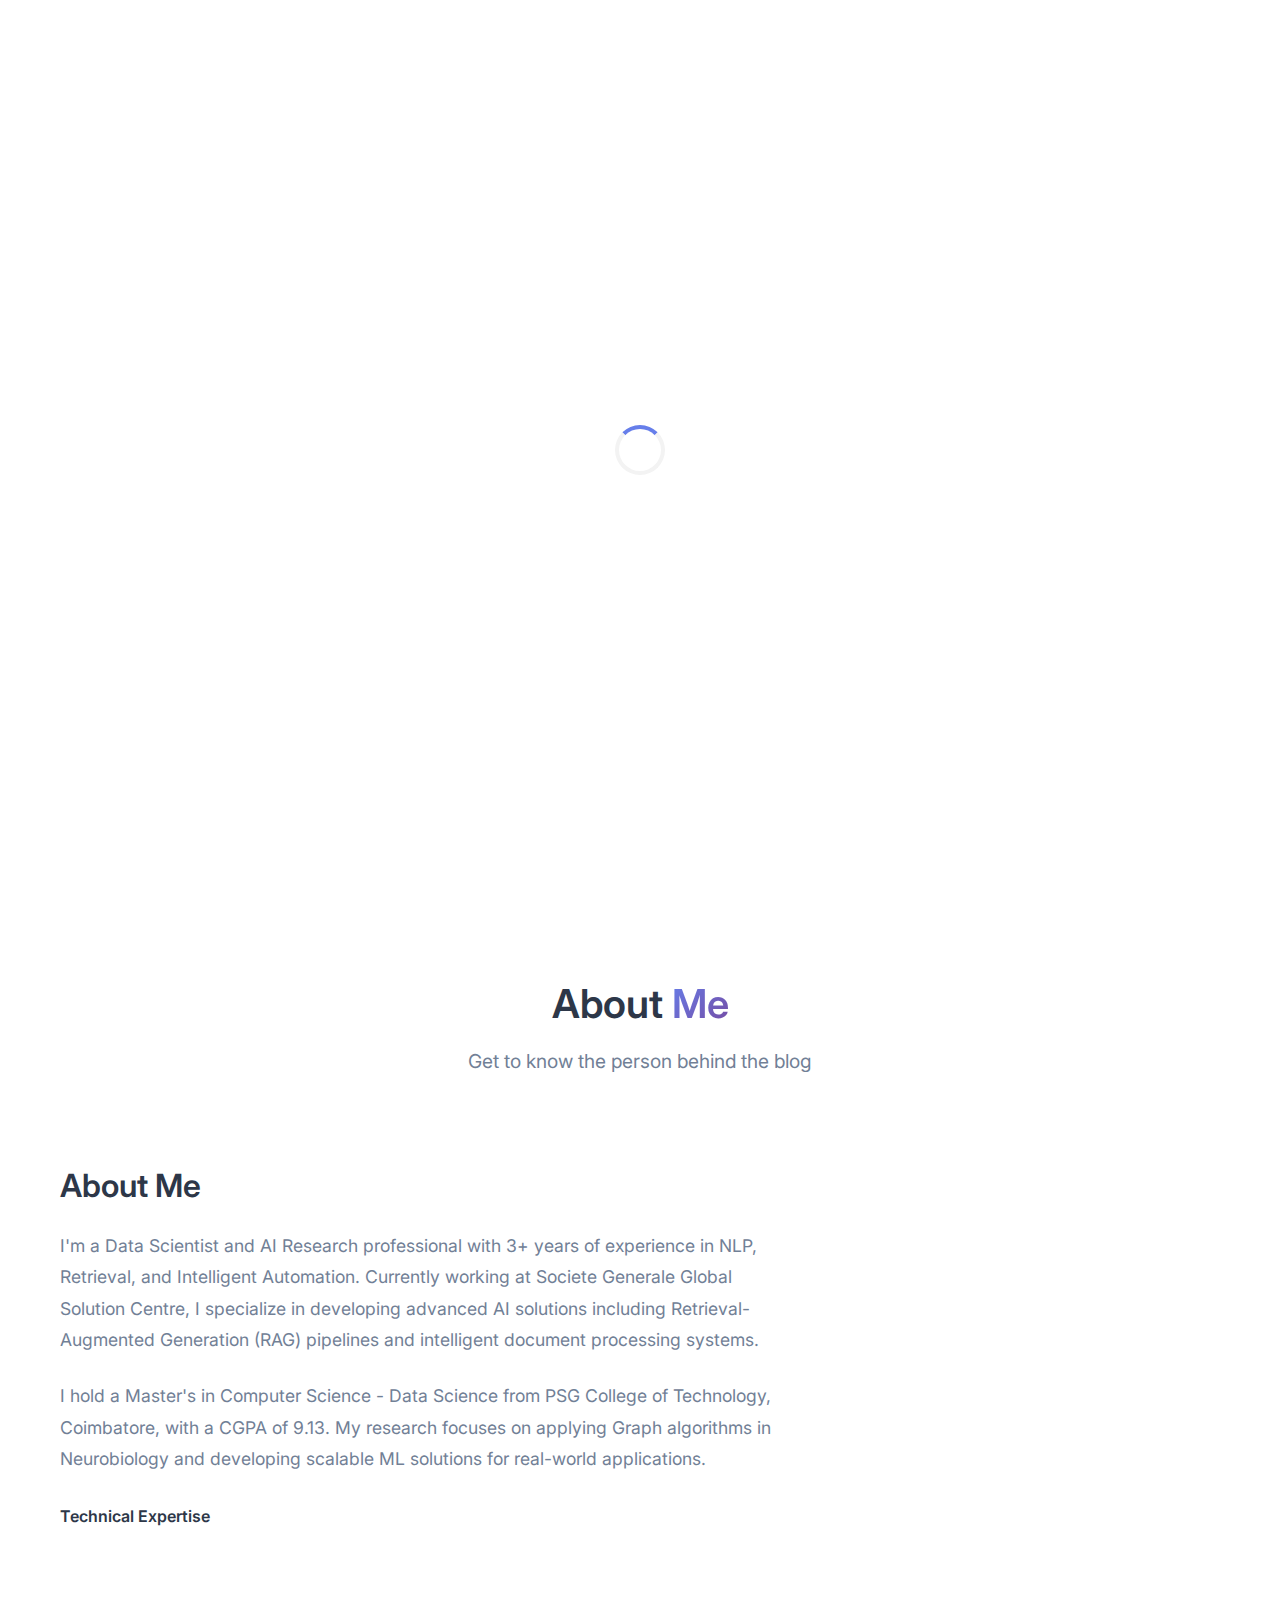
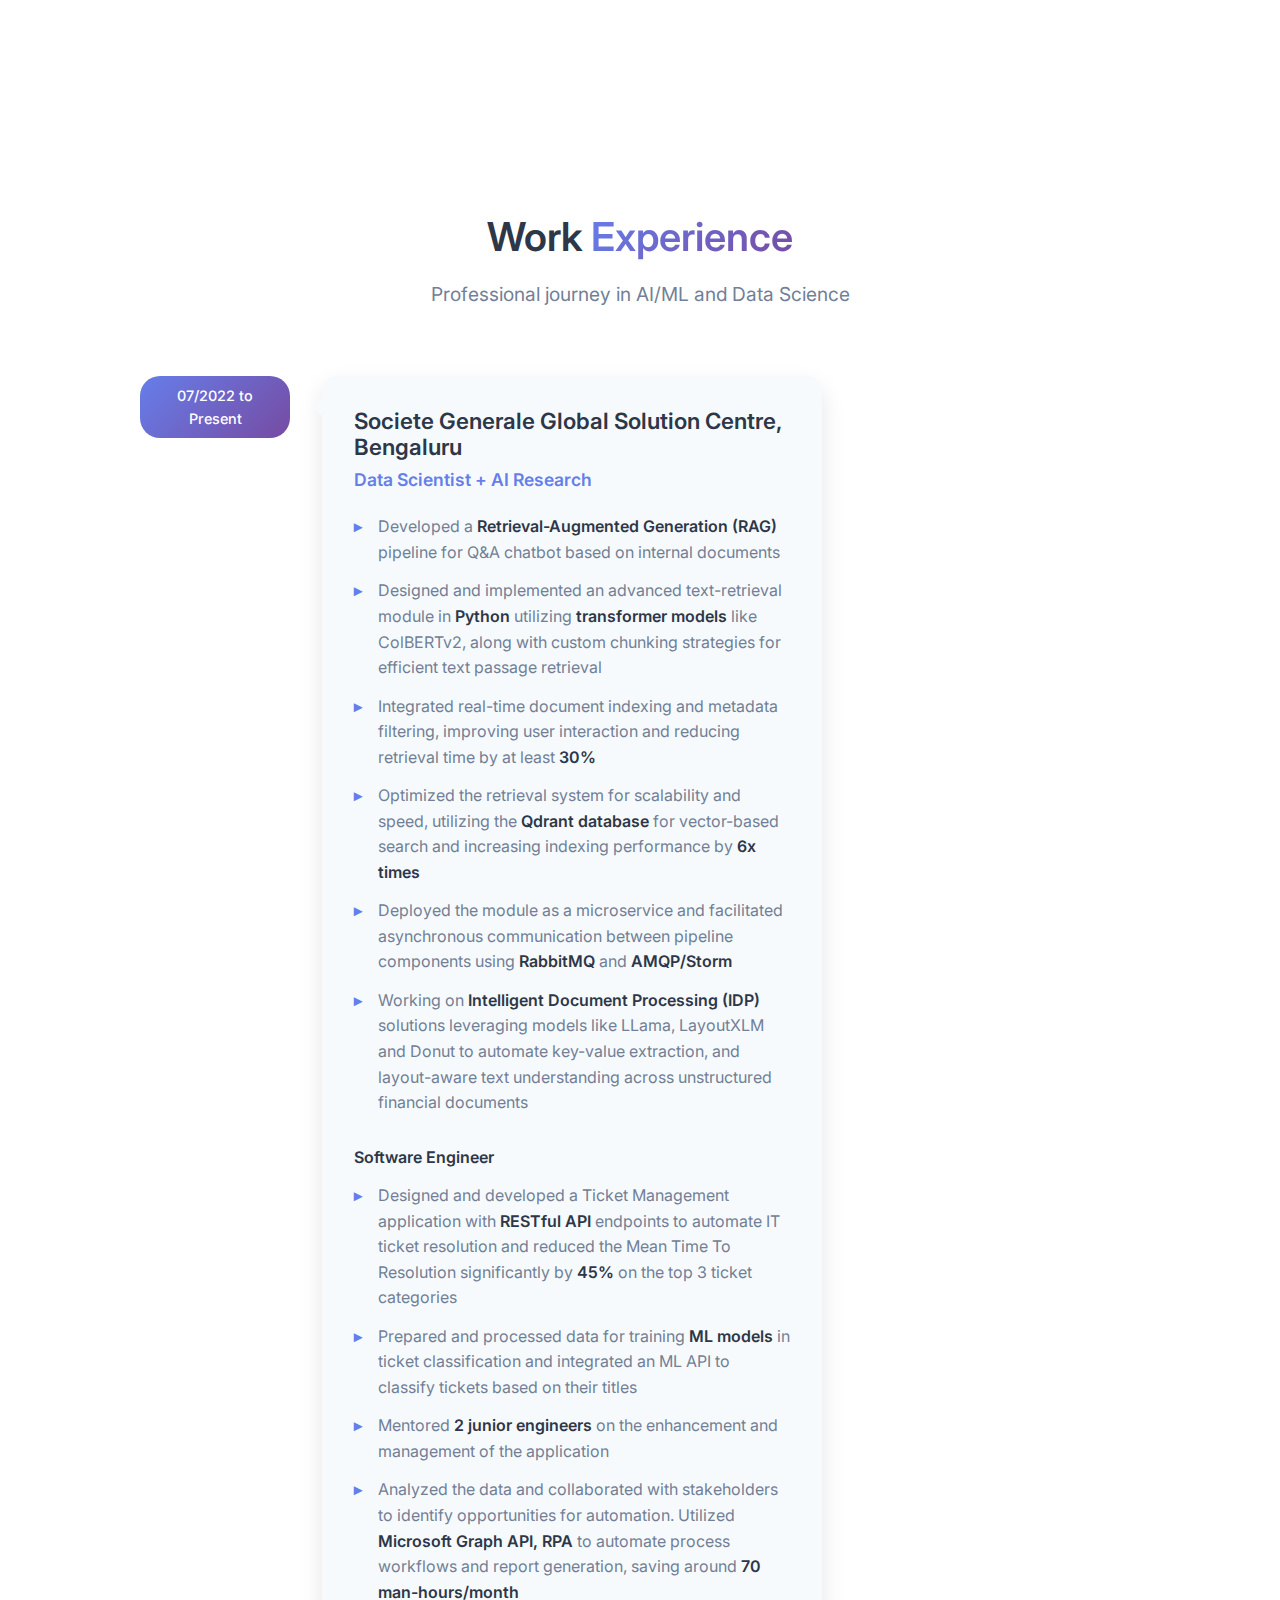
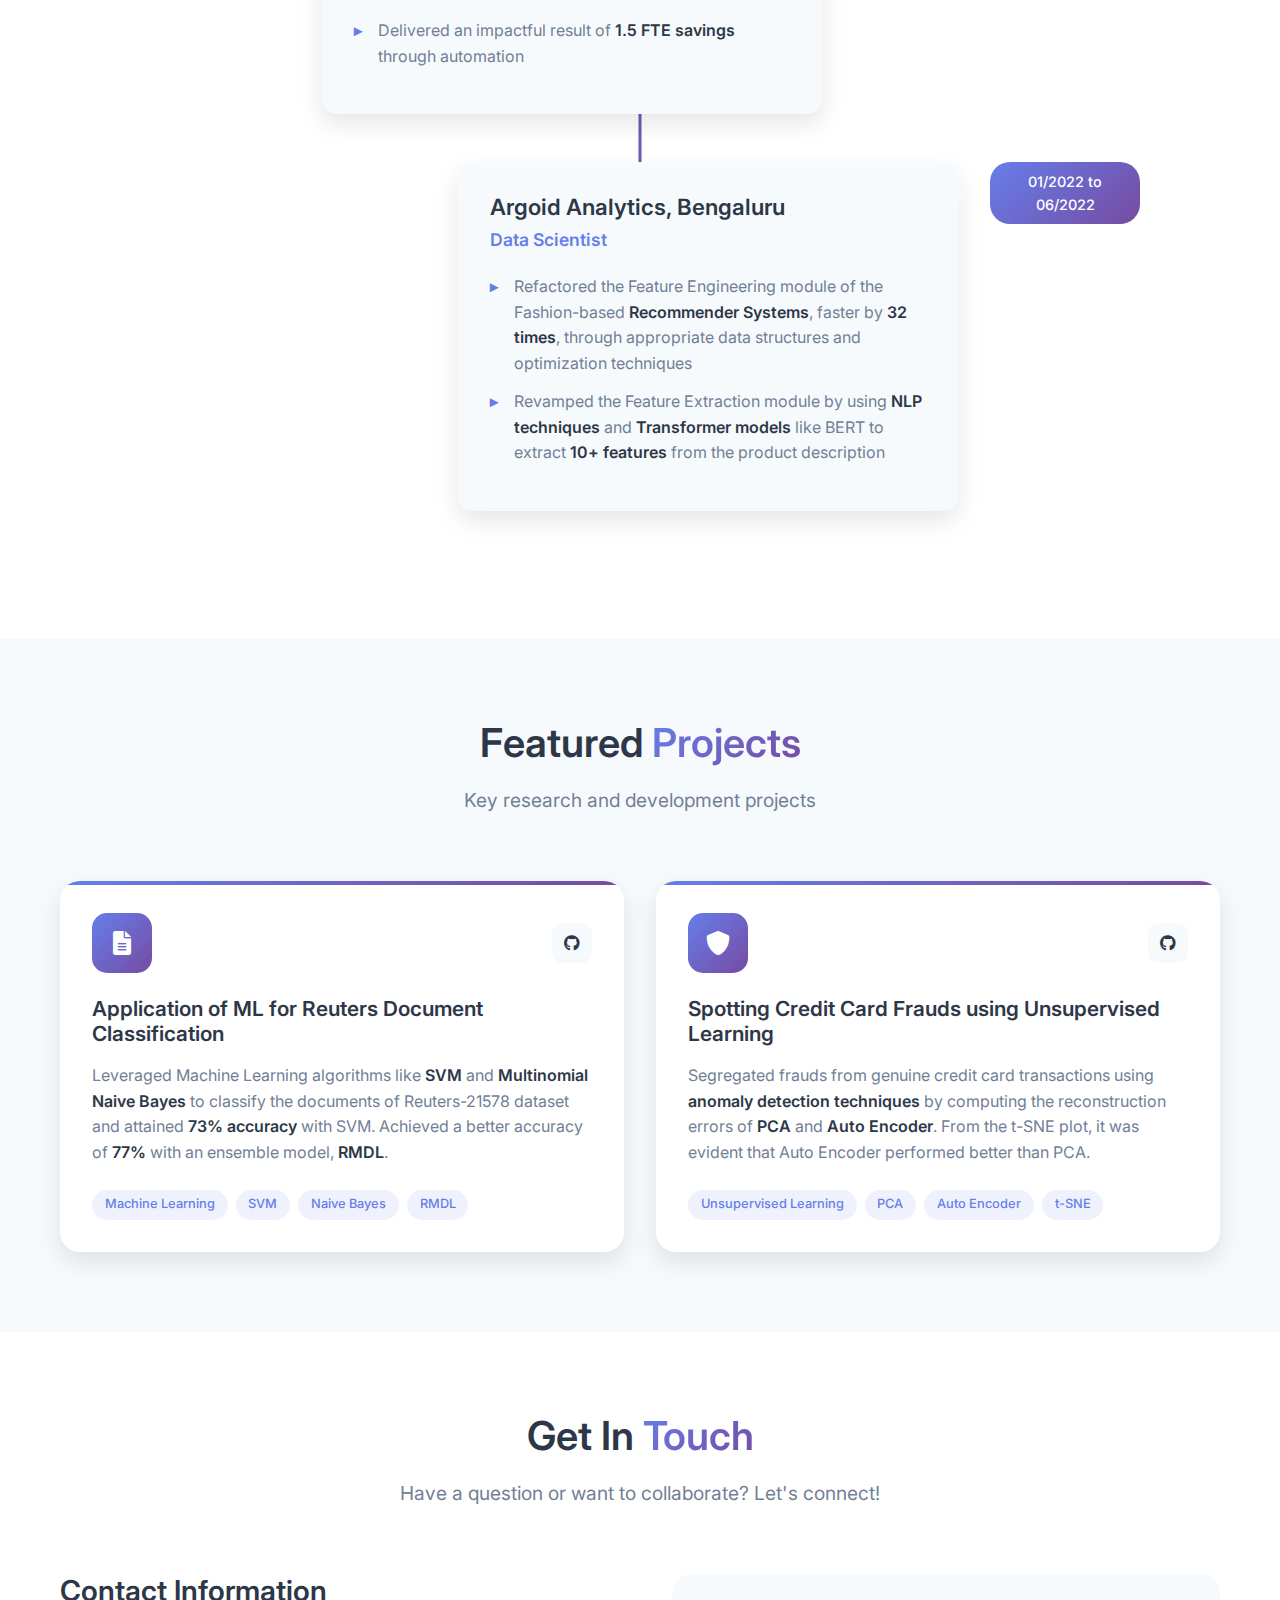
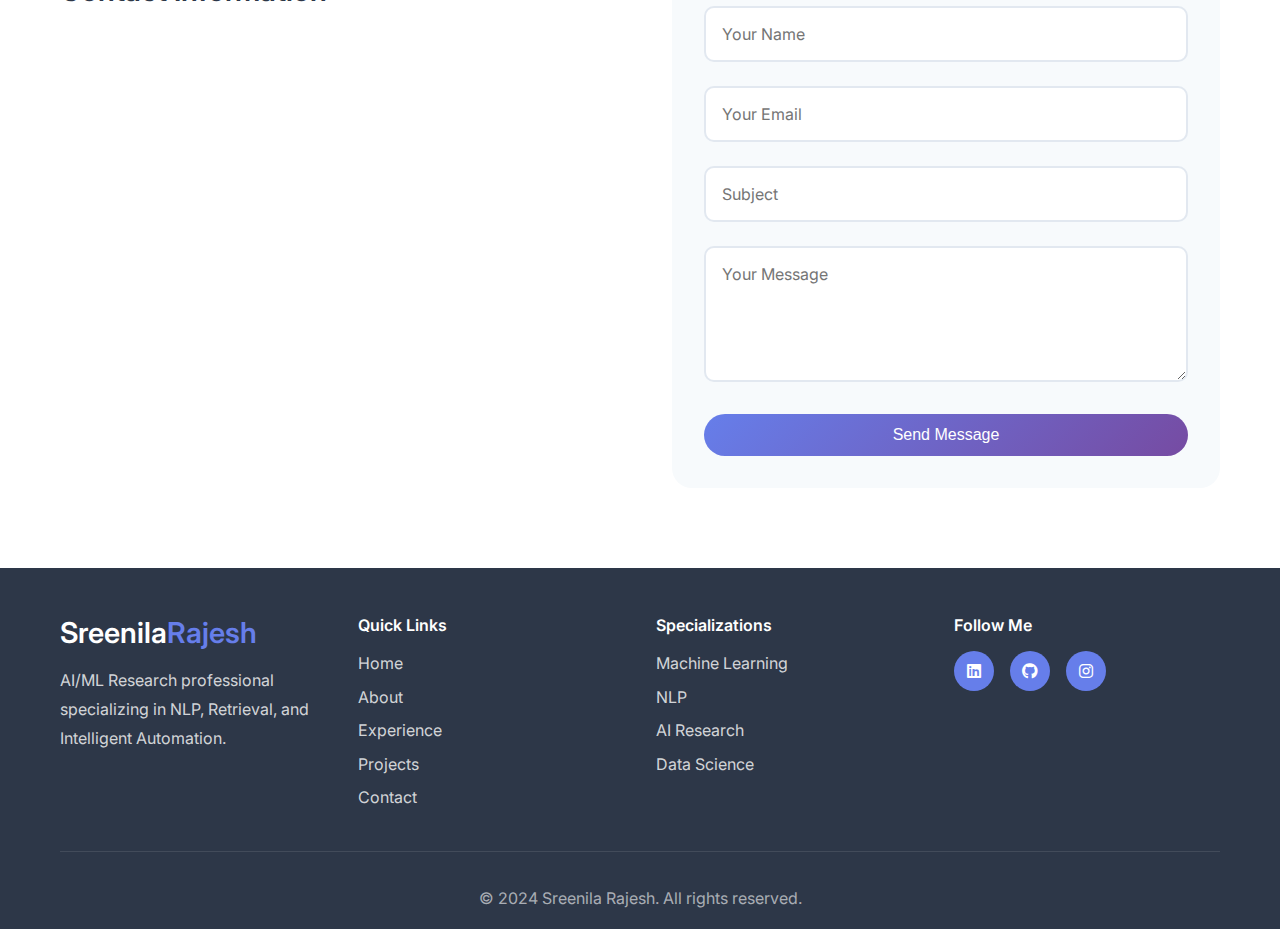
<file: index.html>
<!DOCTYPE html>
<html lang="en">
<head>
    <meta charset="UTF-8">
    <meta name="viewport" content="width=device-width, initial-scale=1.0, shrink-to-fit=no">
    <title>Sreenila Rajesh - AI/ML Research Blog</title>
    <link rel="stylesheet" href="style.css">
    <link href="https://fonts.googleapis.com/css2?family=Inter:wght@300;400;500;600;700&display=swap" rel="stylesheet">
    <link rel="stylesheet" href="https://cdnjs.cloudflare.com/ajax/libs/font-awesome/6.0.0/css/all.min.css">
</head>
<body>
    <!-- Navigation -->
    <nav class="navbar">
        <div class="nav-container">
            <div class="nav-logo">
                <h2>Sreenila<span>Rajesh</span></h2>
            </div>
            <ul class="nav-menu">
                <li class="nav-item">
                    <a href="#home" class="nav-link">Home</a>
                </li>
                <li class="nav-item">
                    <a href="#about" class="nav-link">About</a>
                </li>
                <li class="nav-item">
                    <a href="#experience" class="nav-link">Experience</a>
                </li>
                <li class="nav-item">
                    <a href="#projects" class="nav-link">Projects</a>
                </li>
                <li class="nav-item">
                    <a href="#contact" class="nav-link">Contact</a>
                </li>
            </ul>
            <div class="nav-toggle">
                <span class="bar"></span>
                <span class="bar"></span>
                <span class="bar"></span>
            </div>
        </div>
    </nav>

    <!-- Hero Section -->
    <section id="home" class="hero">
        <div class="hero-content">
            <h1>Hi, I'm <span class="highlight">Sreenila Rajesh</span></h1>
            <p class="hero-subtitle">AI/ML Research | 3+ years experience in NLP, Retrieval, and Intelligent Automation</p>
            <p class="hero-description">
                Data Scientist and AI Research professional specializing in Retrieval-Augmented Generation (RAG), 
                Natural Language Processing, and Machine Learning. Currently working at Societe Generale Global Solution Centre, 
                developing cutting-edge AI solutions and automation systems.
            </p>
            <div class="hero-buttons">
                <a href="#about" class="btn btn-primary">About Me</a>
                <a href="#contact" class="btn btn-secondary">Get In Touch</a>
            </div>
        </div>
        <div class="hero-image">
            <div class="hero-card">
                <i class="fas fa-brain"></i>
            </div>
        </div>
    </section>

    <!-- About Section -->
    <section id="about" class="about">
        <div class="container">
            <div class="section-title">
                <h2>About <span class="highlight">Me</span></h2>
                <p>Get to know the person behind the blog</p>
            </div>
            <div class="about-content">
                <div class="about-text">
                    <h3>About Me</h3>
                    <p>
                        I'm a Data Scientist and AI Research professional with 3+ years of experience in NLP, Retrieval, 
                        and Intelligent Automation. Currently working at Societe Generale Global Solution Centre, 
                        I specialize in developing advanced AI solutions including Retrieval-Augmented Generation (RAG) 
                        pipelines and intelligent document processing systems.
                    </p>
                    <p>
                        I hold a Master's in Computer Science - Data Science from PSG College of Technology, Coimbatore, 
                        with a CGPA of 9.13. My research focuses on applying Graph algorithms in Neurobiology and 
                        developing scalable ML solutions for real-world applications.
                    </p>
                    <div class="skills">
                        <h4>Technical Expertise</h4>
                        <div class="skill-tags">
                            <span class="skill-tag">Machine Learning</span>
                            <span class="skill-tag">Deep Learning</span>
                            <span class="skill-tag">NLP</span>
                            <span class="skill-tag">RAG</span>
                            <span class="skill-tag">Python</span>
                            <span class="skill-tag">PyTorch</span>
                            <span class="skill-tag">Transformers</span>
                            <span class="skill-tag">Generative AI</span>
                        </div>
                    </div>
                </div>
                <div class="about-stats">
                    <div class="stat">
                        <h3>3+</h3>
                        <p>Years Experience</p>
                    </div>
                    <div class="stat">
                        <h3>9.13</h3>
                        <p>CGPA</p>
                    </div>
                    <div class="stat">
                        <h3>30%</h3>
                        <p>Performance Improvement</p>
                    </div>
                </div>
            </div>
        </div>
    </section>

    <!-- Work Experience Section -->
    <section id="experience" class="experience">
        <div class="container">
            <div class="section-title">
                <h2>Work <span class="highlight">Experience</span></h2>
                <p>Professional journey in AI/ML and Data Science</p>
            </div>
            <div class="experience-timeline">
                <div class="experience-item">
                    <div class="experience-date">
                        <span>07/2022 to Present</span>
                    </div>
                    <div class="experience-content">
                        <div class="company-header">
                            <h3>Societe Generale Global Solution Centre, Bengaluru</h3>
                            <h4>Data Scientist + AI Research</h4>
                        </div>
                        <ul class="experience-details">
                            <li>Developed a <strong>Retrieval-Augmented Generation (RAG)</strong> pipeline for Q&A chatbot based on internal documents</li>
                            <li>Designed and implemented an advanced text-retrieval module in <strong>Python</strong> utilizing <strong>transformer models</strong> like ColBERTv2, along with custom chunking strategies for efficient text passage retrieval</li>
                            <li>Integrated real-time document indexing and metadata filtering, improving user interaction and reducing retrieval time by at least <strong>30%</strong></li>
                            <li>Optimized the retrieval system for scalability and speed, utilizing the <strong>Qdrant database</strong> for vector-based search and increasing indexing performance by <strong>6x times</strong></li>
                            <li>Deployed the module as a microservice and facilitated asynchronous communication between pipeline components using <strong>RabbitMQ</strong> and <strong>AMQP/Storm</strong></li>
                            <li>Working on <strong>Intelligent Document Processing (IDP)</strong> solutions leveraging models like LLama, LayoutXLM and Donut to automate key-value extraction, and layout-aware text understanding across unstructured financial documents</li>
                        </ul>
                        
                        <h4 style="margin-top: 2rem; color: var(--text-dark);">Software Engineer</h4>
                        <ul class="experience-details">
                            <li>Designed and developed a Ticket Management application with <strong>RESTful API</strong> endpoints to automate IT ticket resolution and reduced the Mean Time To Resolution significantly by <strong>45%</strong> on the top 3 ticket categories</li>
                            <li>Prepared and processed data for training <strong>ML models</strong> in ticket classification and integrated an ML API to classify tickets based on their titles</li>
                            <li>Mentored <strong>2 junior engineers</strong> on the enhancement and management of the application</li>
                            <li>Analyzed the data and collaborated with stakeholders to identify opportunities for automation. Utilized <strong>Microsoft Graph API, RPA</strong> to automate process workflows and report generation, saving around <strong>70 man-hours/month</strong></li>
                            <li>Delivered an impactful result of <strong>1.5 FTE savings</strong> through automation</li>
                        </ul>
                    </div>
                </div>

                <div class="experience-item">
                    <div class="experience-date">
                        <span>01/2022 to 06/2022</span>
                    </div>
                    <div class="experience-content">
                        <div class="company-header">
                            <h3>Argoid Analytics, Bengaluru</h3>
                            <h4>Data Scientist</h4>
                        </div>
                        <ul class="experience-details">
                            <li>Refactored the Feature Engineering module of the Fashion-based <strong>Recommender Systems</strong>, faster by <strong>32 times</strong>, through appropriate data structures and optimization techniques</li>
                            <li>Revamped the Feature Extraction module by using <strong>NLP techniques</strong> and <strong>Transformer models</strong> like BERT to extract <strong>10+ features</strong> from the product description</li>
                        </ul>
                    </div>
                </div>
            </div>
        </div>
    </section>

    <!-- Projects Section -->
    <section id="projects" class="projects">
        <div class="container">
            <div class="section-title">
                <h2>Featured <span class="highlight">Projects</span></h2>
                <p>Key research and development projects</p>
            </div>
            <div class="projects-grid">
                <div class="project-card">
                    <div class="project-header">
                        <div class="project-icon">
                            <i class="fas fa-file-alt"></i>
                        </div>
                        <div class="project-links">
                            <a href="https://github.com/SreenilaRajesh/" target="_blank" class="project-link">
                                <i class="fab fa-github"></i>
                            </a>
                        </div>
                    </div>
                    <div class="project-content">
                        <h3>Application of ML for Reuters Document Classification</h3>
                        <p>
                            Leveraged Machine Learning algorithms like <strong>SVM</strong> and <strong>Multinomial Naive Bayes</strong> 
                            to classify the documents of Reuters-21578 dataset and attained <strong>73% accuracy</strong> with SVM. 
                            Achieved a better accuracy of <strong>77%</strong> with an ensemble model, <strong>RMDL</strong>.
                        </p>
                        <div class="project-tech">
                            <span class="tech-tag">Machine Learning</span>
                            <span class="tech-tag">SVM</span>
                            <span class="tech-tag">Naive Bayes</span>
                            <span class="tech-tag">RMDL</span>
                        </div>
                    </div>
                </div>

                <div class="project-card">
                    <div class="project-header">
                        <div class="project-icon">
                            <i class="fas fa-shield-alt"></i>
                        </div>
                        <div class="project-links">
                            <a href="https://github.com/SreenilaRajesh/" target="_blank" class="project-link">
                                <i class="fab fa-github"></i>
                            </a>
                        </div>
                    </div>
                    <div class="project-content">
                        <h3>Spotting Credit Card Frauds using Unsupervised Learning</h3>
                        <p>
                            Segregated frauds from genuine credit card transactions using <strong>anomaly detection techniques</strong> 
                            by computing the reconstruction errors of <strong>PCA</strong> and <strong>Auto Encoder</strong>. 
                            From the t-SNE plot, it was evident that Auto Encoder performed better than PCA.
                        </p>
                        <div class="project-tech">
                            <span class="tech-tag">Unsupervised Learning</span>
                            <span class="tech-tag">PCA</span>
                            <span class="tech-tag">Auto Encoder</span>
                            <span class="tech-tag">t-SNE</span>
                        </div>
                    </div>
                </div>
            </div>
        </div>
    </section>

    <!-- Contact Section -->
    <section id="contact" class="contact">
        <div class="container">
            <div class="section-title">
                <h2>Get In <span class="highlight">Touch</span></h2>
                <p>Have a question or want to collaborate? Let's connect!</p>
            </div>
            <div class="contact-content">
                <div class="contact-info">
                    <h3>Contact Information</h3>
                    <div class="contact-item">
                        <i class="fas fa-envelope"></i>
                        <div>
                            <h4>Email</h4>
                            <p><a href="mailto:sreenilarajesh@gmail.com">sreenilarajesh@gmail.com</a></p>
                        </div>
                    </div>
                    <div class="contact-item">
                        <i class="fas fa-phone"></i>
                        <div>
                            <h4>Phone</h4>
                            <p><a href="tel:+917397133730">+91-7397133730</a></p>
                        </div>
                    </div>
                    <div class="contact-item">
                        <i class="fab fa-linkedin"></i>
                        <div>
                            <h4>LinkedIn</h4>
                            <p><a href="https://www.linkedin.com/in/sreenila-rajesh249/" target="_blank">linkedin.com/in/sreenila-rajesh249</a></p>
                        </div>
                    </div>
                    <div class="contact-item">
                        <i class="fab fa-github"></i>
                        <div>
                            <h4>GitHub</h4>
                            <p><a href="https://github.com/SreenilaRajesh/" target="_blank">github.com/SreenilaRajesh</a></p>
                        </div>
                    </div>
                    <div class="contact-item">
                        <i class="fab fa-medium"></i>
                        <div>
                            <h4>Medium</h4>
                            <p><a href="https://medium.com/@sreenilarajesh" target="_blank">Medium Profile</a></p>
                        </div>
                    </div>
                </div>
                <form class="contact-form">
                    <div class="form-group">
                        <input type="text" id="name" name="name" placeholder="Your Name" required>
                    </div>
                    <div class="form-group">
                        <input type="email" id="email" name="email" placeholder="Your Email" required>
                    </div>
                    <div class="form-group">
                        <input type="text" id="subject" name="subject" placeholder="Subject" required>
                    </div>
                    <div class="form-group">
                        <textarea id="message" name="message" placeholder="Your Message" rows="5" required></textarea>
                    </div>
                    <button type="submit" class="submit">Send Message</button>
                </form>
            </div>
        </div>
    </section>

    <!-- Footer -->
    <footer class="footer">
        <div class="container">
            <div class="footer-content">
                <div class="footer-section">
                    <h3>Sreenila<span>Rajesh</span></h3>
                    <p>AI/ML Research professional specializing in NLP, Retrieval, and Intelligent Automation.</p>
                </div>
                <div class="footer-section">
                    <h4>Quick Links</h4>
                    <ul>
                        <li><a href="#home">Home</a></li>
                        <li><a href="#about">About</a></li>
                        <li><a href="#experience">Experience</a></li>
                        <li><a href="#projects">Projects</a></li>
                        <li><a href="#contact">Contact</a></li>
                    </ul>
                </div>
                <div class="footer-section">
                    <h4>Specializations</h4>
                    <ul>
                        <li><a href="#">Machine Learning</a></li>
                        <li><a href="#">NLP</a></li>
                        <li><a href="#">AI Research</a></li>
                        <li><a href="#">Data Science</a></li>
                    </ul>
                </div>
                <div class="footer-section">
                    <h4>Follow Me</h4>
                    <div class="social-links">
                        <a href="https://www.linkedin.com/in/sreenila-rajesh249/"><i class="fab fa-linkedin"></i></a>
                        <a href="https://github.com/SreenilaRajesh/"><i class="fab fa-github"></i></a>
                        <a href="https://www.instagram.com/sreenila.rajesh/"><i class="fab fa-instagram"></i></a>
                    </div>
                </div>
            </div>
            <div class="footer-bottom">
                <p>&copy; 2024 Sreenila Rajesh. All rights reserved.</p>
            </div>
        </div>
    </footer>

    <script src="script.js"></script>
</body>
</html>
</file>
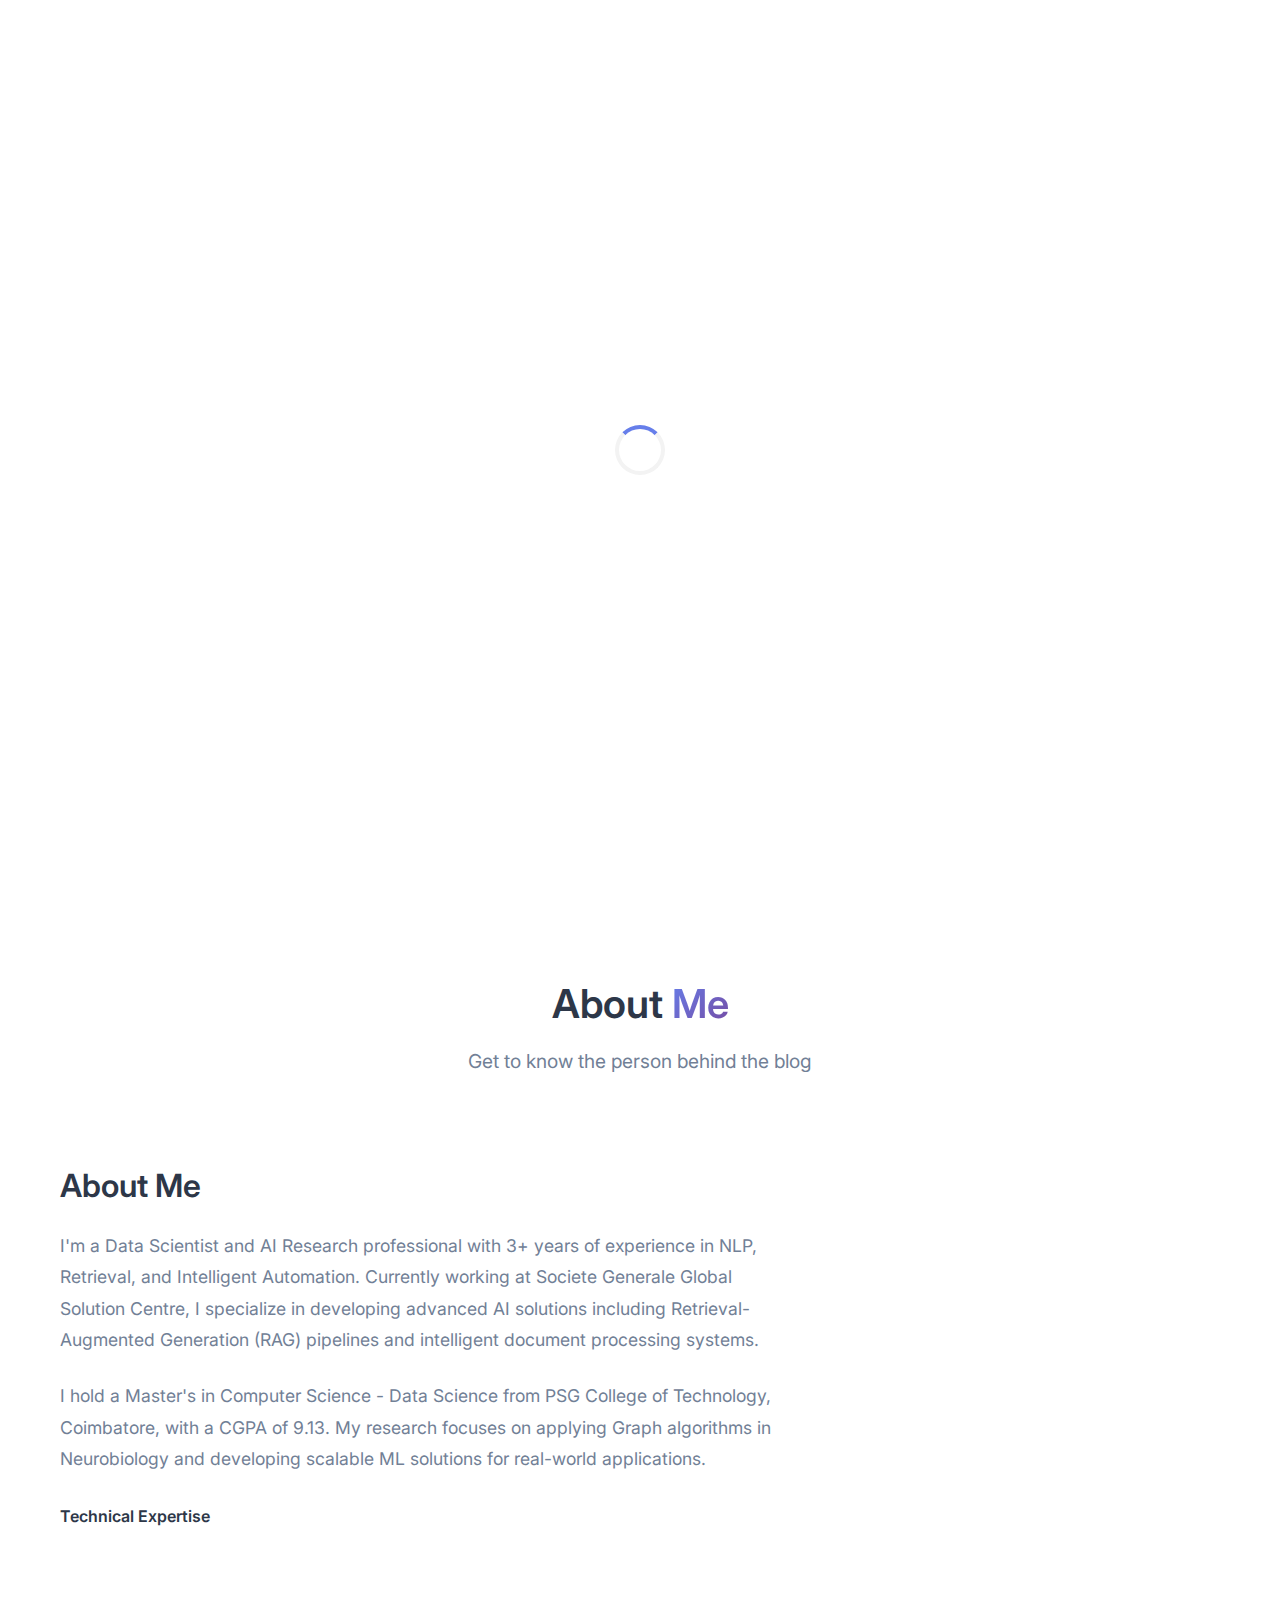
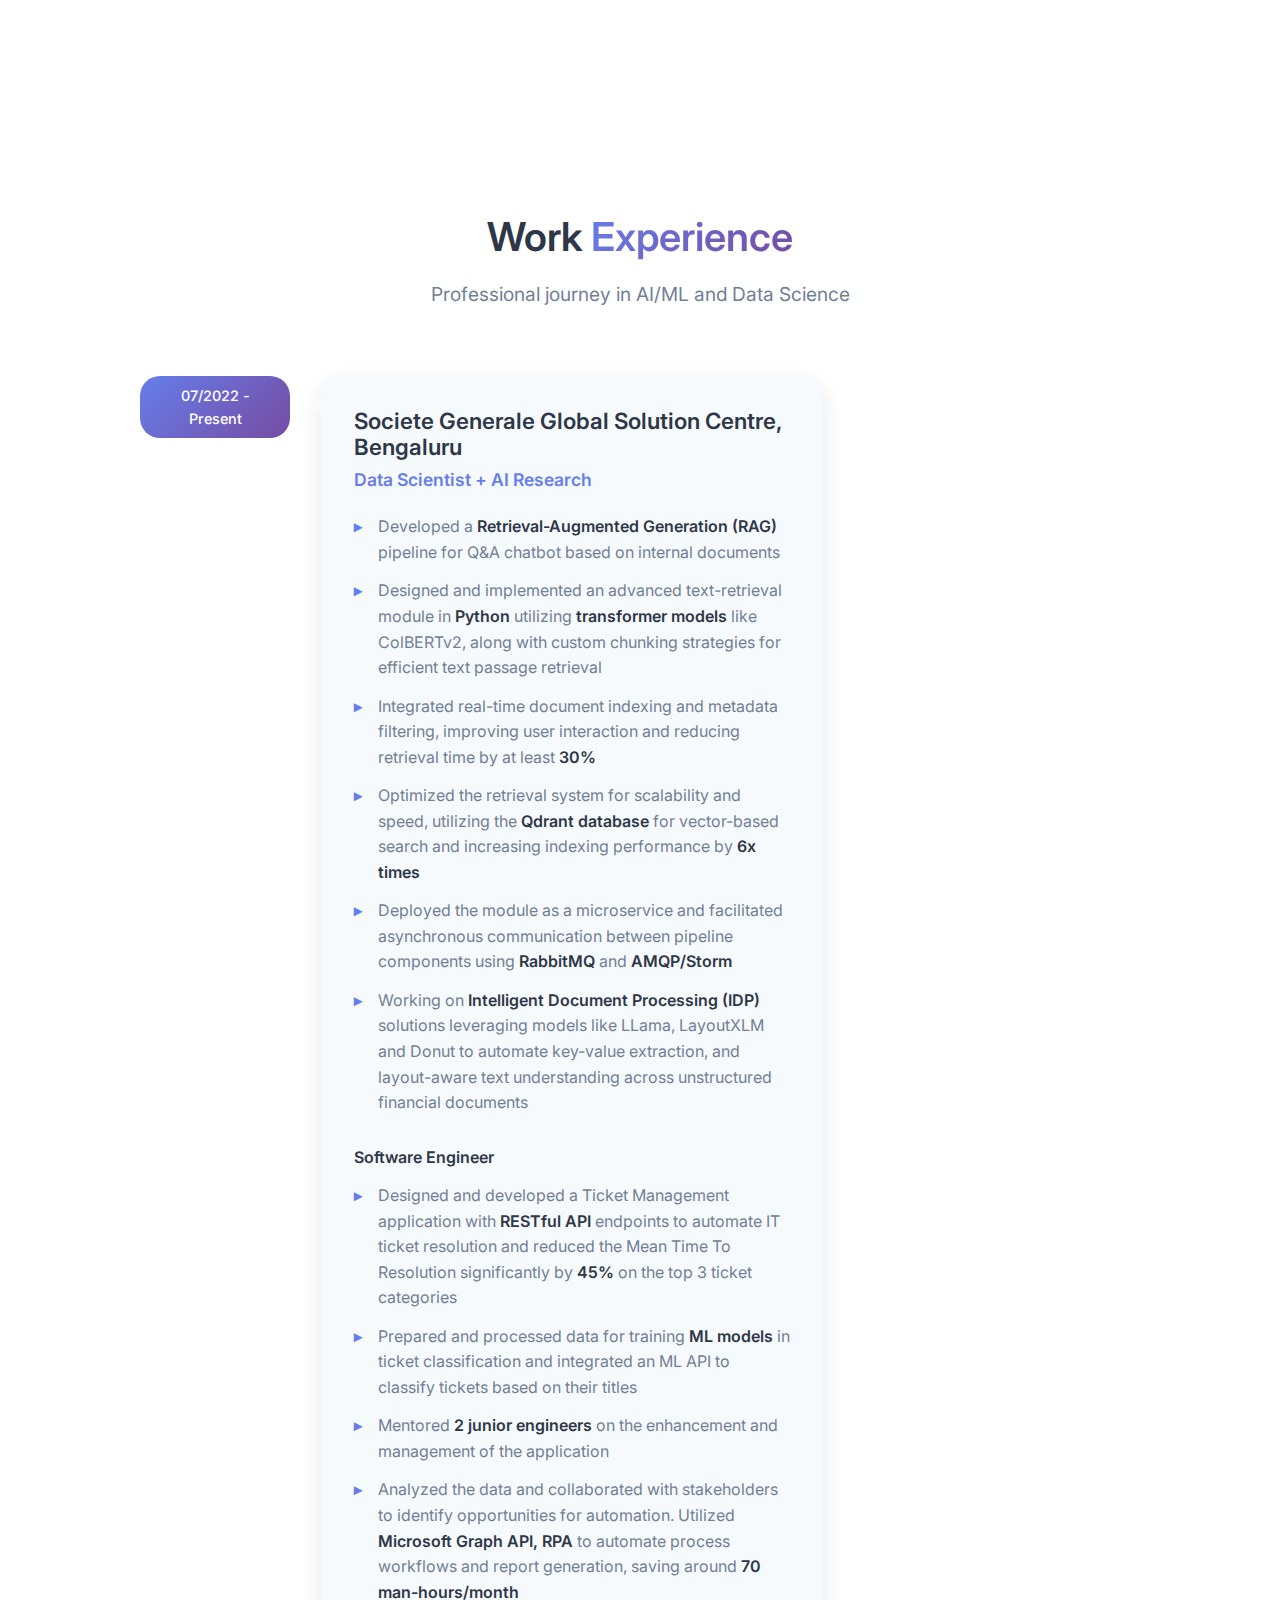
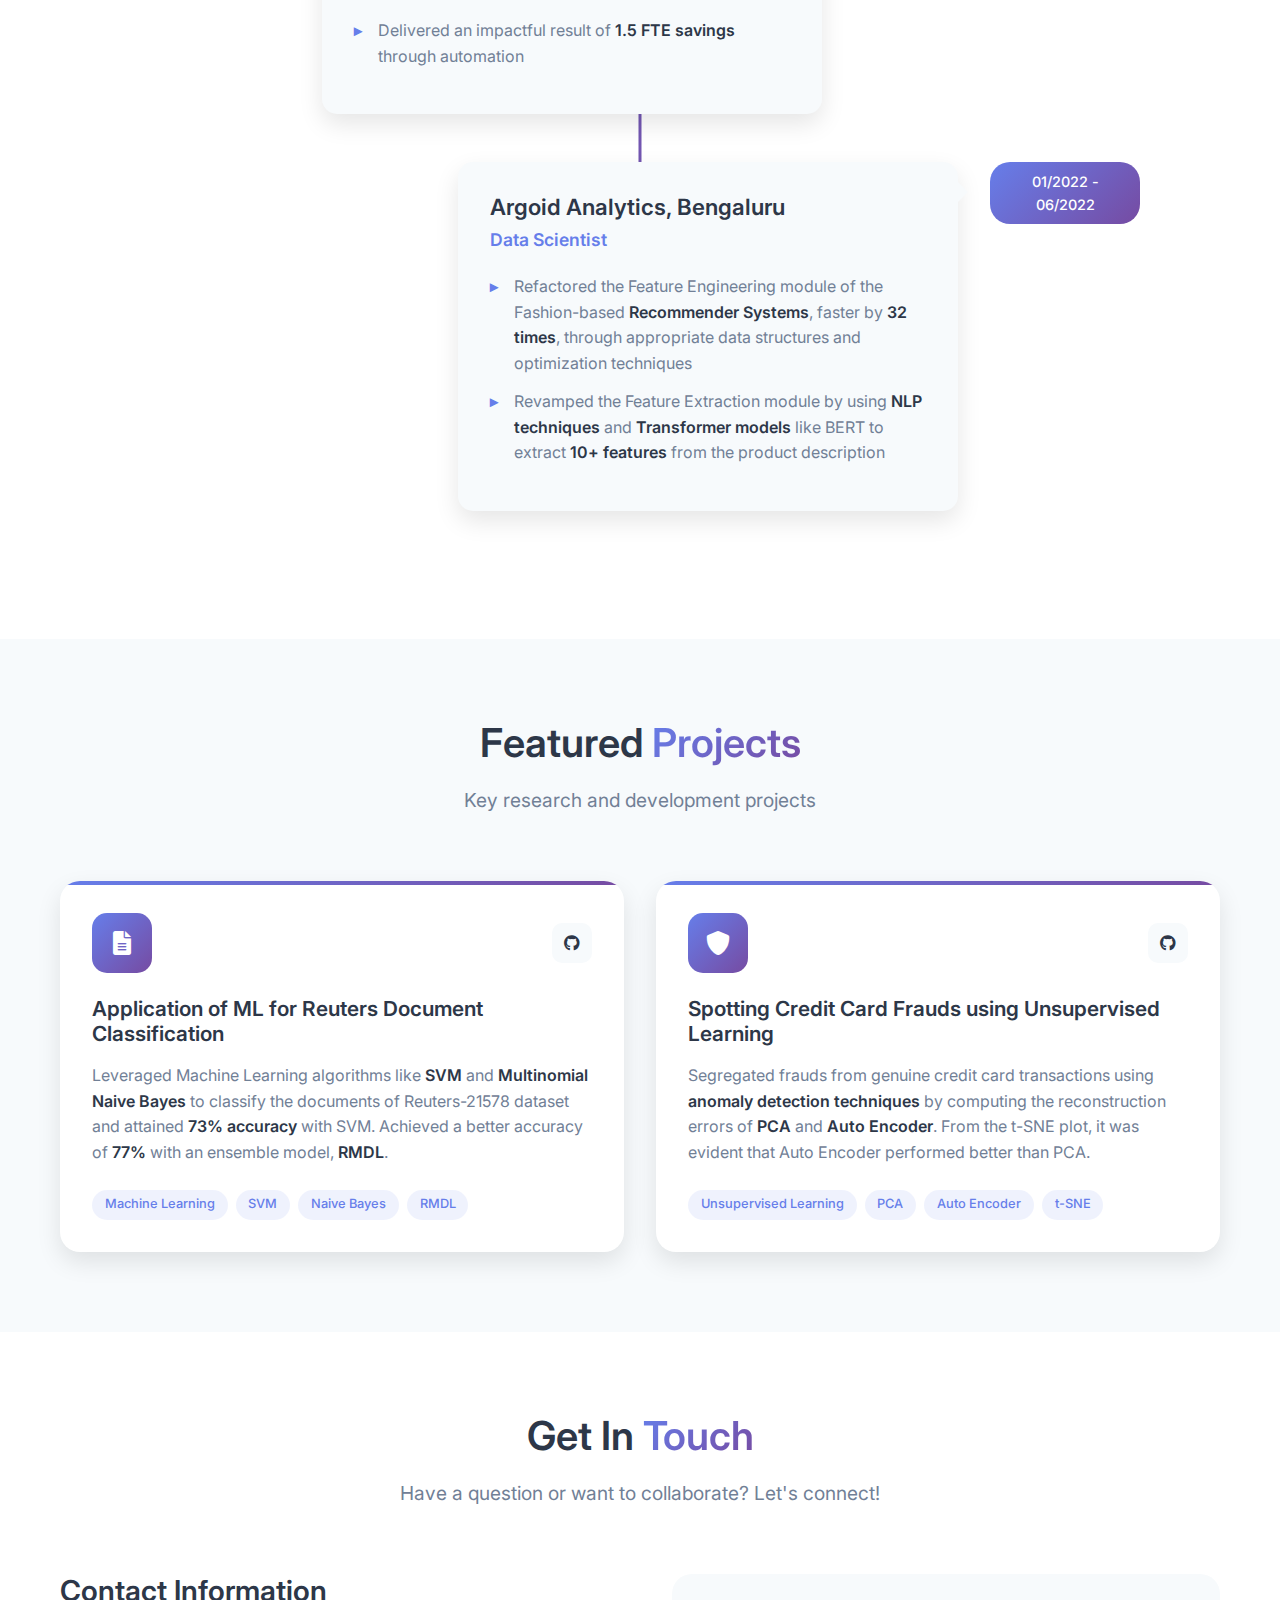
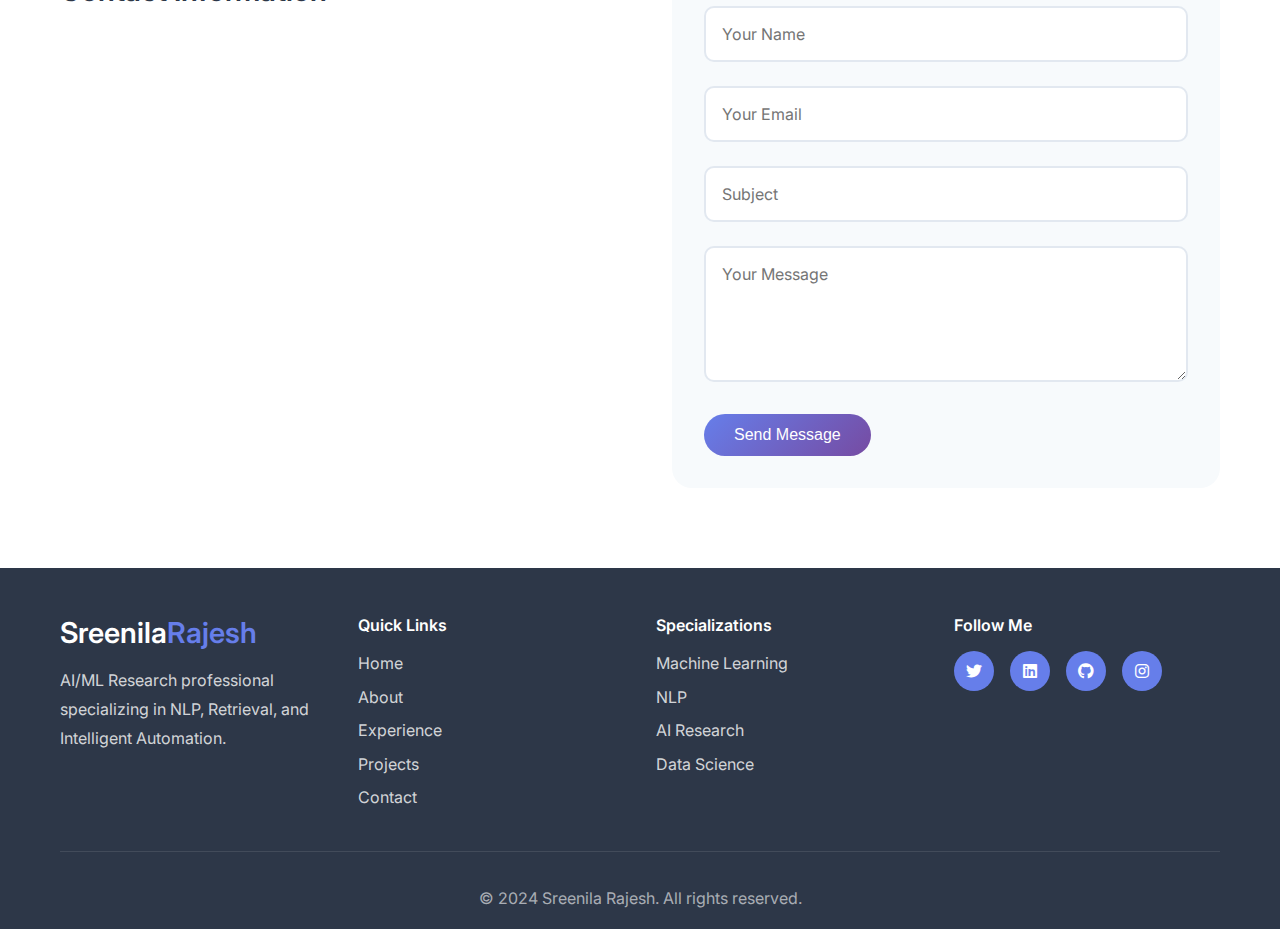
<file: Sreeblog/index.html>
<!DOCTYPE html>
<html lang="en">
<head>
    <meta charset="UTF-8">
    <meta name="viewport" content="width=device-width, initial-scale=1.0">
    <title>Sreenila Rajesh - AI/ML Research Blog</title>
    <link rel="stylesheet" href="style.css">
    <link href="https://fonts.googleapis.com/css2?family=Inter:wght@300;400;500;600;700&display=swap" rel="stylesheet">
    <link rel="stylesheet" href="https://cdnjs.cloudflare.com/ajax/libs/font-awesome/6.0.0/css/all.min.css">
</head>
<body>
    <!-- Navigation -->
    <nav class="navbar">
        <div class="nav-container">
            <div class="nav-logo">
                <h2>Sreenila<span>Rajesh</span></h2>
            </div>
            <ul class="nav-menu">
                <li class="nav-item">
                    <a href="#home" class="nav-link">Home</a>
                </li>
                <li class="nav-item">
                    <a href="#about" class="nav-link">About</a>
                </li>
                <li class="nav-item">
                    <a href="#experience" class="nav-link">Experience</a>
                </li>
                <li class="nav-item">
                    <a href="#projects" class="nav-link">Projects</a>
                </li>
                <li class="nav-item">
                    <a href="#contact" class="nav-link">Contact</a>
                </li>
            </ul>
            <div class="nav-toggle">
                <span class="bar"></span>
                <span class="bar"></span>
                <span class="bar"></span>
            </div>
        </div>
    </nav>

    <!-- Hero Section -->
    <section id="home" class="hero">
        <div class="hero-content">
            <h1>Hi, I'm <span class="highlight">Sreenila Rajesh</span></h1>
            <p class="hero-subtitle">AI/ML Research | 3+ years experience in NLP, Retrieval, and Intelligent Automation</p>
            <p class="hero-description">
                Data Scientist and AI Research professional specializing in Retrieval-Augmented Generation (RAG), 
                Natural Language Processing, and Machine Learning. Currently working at Societe Generale Global Solution Centre, 
                developing cutting-edge AI solutions and automation systems.
            </p>
            <div class="hero-buttons">
                <a href="#about" class="btn btn-primary">About Me</a>
                <a href="#contact" class="btn btn-secondary">Get In Touch</a>
            </div>
        </div>
        <div class="hero-image">
            <div class="hero-card">
                <i class="fas fa-brain"></i>
            </div>
        </div>
    </section>

    <!-- About Section -->
    <section id="about" class="about">
        <div class="container">
            <div class="section-title">
                <h2>About <span class="highlight">Me</span></h2>
                <p>Get to know the person behind the blog</p>
            </div>
            <div class="about-content">
                <div class="about-text">
                    <h3>About Me</h3>
                    <p>
                        I'm a Data Scientist and AI Research professional with 3+ years of experience in NLP, Retrieval, 
                        and Intelligent Automation. Currently working at Societe Generale Global Solution Centre, 
                        I specialize in developing advanced AI solutions including Retrieval-Augmented Generation (RAG) 
                        pipelines and intelligent document processing systems.
                    </p>
                    <p>
                        I hold a Master's in Computer Science - Data Science from PSG College of Technology, Coimbatore, 
                        with a CGPA of 9.13. My research focuses on applying Graph algorithms in Neurobiology and 
                        developing scalable ML solutions for real-world applications.
                    </p>
                    <div class="skills">
                        <h4>Technical Expertise</h4>
                        <div class="skill-tags">
                            <span class="skill-tag">Machine Learning</span>
                            <span class="skill-tag">Deep Learning</span>
                            <span class="skill-tag">NLP</span>
                            <span class="skill-tag">RAG</span>
                            <span class="skill-tag">Python</span>
                            <span class="skill-tag">PyTorch</span>
                            <span class="skill-tag">Transformers</span>
                            <span class="skill-tag">Generative AI</span>
                        </div>
                    </div>
                </div>
                <div class="about-stats">
                    <div class="stat">
                        <h3>3+</h3>
                        <p>Years Experience</p>
                    </div>
                    <div class="stat">
                        <h3>9.13</h3>
                        <p>CGPA</p>
                    </div>
                    <div class="stat">
                        <h3>30%</h3>
                        <p>Performance Improvement</p>
                    </div>
                </div>
            </div>
        </div>
    </section>

    <!-- Work Experience Section -->
    <section id="experience" class="experience">
        <div class="container">
            <div class="section-title">
                <h2>Work <span class="highlight">Experience</span></h2>
                <p>Professional journey in AI/ML and Data Science</p>
            </div>
            <div class="experience-timeline">
                <div class="experience-item">
                    <div class="experience-date">
                        <span>07/2022 - Present</span>
                    </div>
                    <div class="experience-content">
                        <div class="company-header">
                            <h3>Societe Generale Global Solution Centre, Bengaluru</h3>
                            <h4>Data Scientist + AI Research</h4>
                        </div>
                        <ul class="experience-details">
                            <li>Developed a <strong>Retrieval-Augmented Generation (RAG)</strong> pipeline for Q&A chatbot based on internal documents</li>
                            <li>Designed and implemented an advanced text-retrieval module in <strong>Python</strong> utilizing <strong>transformer models</strong> like ColBERTv2, along with custom chunking strategies for efficient text passage retrieval</li>
                            <li>Integrated real-time document indexing and metadata filtering, improving user interaction and reducing retrieval time by at least <strong>30%</strong></li>
                            <li>Optimized the retrieval system for scalability and speed, utilizing the <strong>Qdrant database</strong> for vector-based search and increasing indexing performance by <strong>6x times</strong></li>
                            <li>Deployed the module as a microservice and facilitated asynchronous communication between pipeline components using <strong>RabbitMQ</strong> and <strong>AMQP/Storm</strong></li>
                            <li>Working on <strong>Intelligent Document Processing (IDP)</strong> solutions leveraging models like LLama, LayoutXLM and Donut to automate key-value extraction, and layout-aware text understanding across unstructured financial documents</li>
                        </ul>
                        
                        <h4 style="margin-top: 2rem; color: var(--text-dark);">Software Engineer</h4>
                        <ul class="experience-details">
                            <li>Designed and developed a Ticket Management application with <strong>RESTful API</strong> endpoints to automate IT ticket resolution and reduced the Mean Time To Resolution significantly by <strong>45%</strong> on the top 3 ticket categories</li>
                            <li>Prepared and processed data for training <strong>ML models</strong> in ticket classification and integrated an ML API to classify tickets based on their titles</li>
                            <li>Mentored <strong>2 junior engineers</strong> on the enhancement and management of the application</li>
                            <li>Analyzed the data and collaborated with stakeholders to identify opportunities for automation. Utilized <strong>Microsoft Graph API, RPA</strong> to automate process workflows and report generation, saving around <strong>70 man-hours/month</strong></li>
                            <li>Delivered an impactful result of <strong>1.5 FTE savings</strong> through automation</li>
                        </ul>
                    </div>
                </div>

                <div class="experience-item">
                    <div class="experience-date">
                        <span>01/2022 - 06/2022</span>
                    </div>
                    <div class="experience-content">
                        <div class="company-header">
                            <h3>Argoid Analytics, Bengaluru</h3>
                            <h4>Data Scientist</h4>
                        </div>
                        <ul class="experience-details">
                            <li>Refactored the Feature Engineering module of the Fashion-based <strong>Recommender Systems</strong>, faster by <strong>32 times</strong>, through appropriate data structures and optimization techniques</li>
                            <li>Revamped the Feature Extraction module by using <strong>NLP techniques</strong> and <strong>Transformer models</strong> like BERT to extract <strong>10+ features</strong> from the product description</li>
                        </ul>
                    </div>
                </div>
            </div>
        </div>
    </section>

    <!-- Projects Section -->
    <section id="projects" class="projects">
        <div class="container">
            <div class="section-title">
                <h2>Featured <span class="highlight">Projects</span></h2>
                <p>Key research and development projects</p>
            </div>
            <div class="projects-grid">
                <div class="project-card">
                    <div class="project-header">
                        <div class="project-icon">
                            <i class="fas fa-file-alt"></i>
                        </div>
                        <div class="project-links">
                            <a href="#" class="project-link">
                                <i class="fab fa-github"></i>
                            </a>
                        </div>
                    </div>
                    <div class="project-content">
                        <h3>Application of ML for Reuters Document Classification</h3>
                        <p>
                            Leveraged Machine Learning algorithms like <strong>SVM</strong> and <strong>Multinomial Naive Bayes</strong> 
                            to classify the documents of Reuters-21578 dataset and attained <strong>73% accuracy</strong> with SVM. 
                            Achieved a better accuracy of <strong>77%</strong> with an ensemble model, <strong>RMDL</strong>.
                        </p>
                        <div class="project-tech">
                            <span class="tech-tag">Machine Learning</span>
                            <span class="tech-tag">SVM</span>
                            <span class="tech-tag">Naive Bayes</span>
                            <span class="tech-tag">RMDL</span>
                        </div>
                    </div>
                </div>

                <div class="project-card">
                    <div class="project-header">
                        <div class="project-icon">
                            <i class="fas fa-shield-alt"></i>
                        </div>
                        <div class="project-links">
                            <a href="#" class="project-link">
                                <i class="fab fa-github"></i>
                            </a>
                        </div>
                    </div>
                    <div class="project-content">
                        <h3>Spotting Credit Card Frauds using Unsupervised Learning</h3>
                        <p>
                            Segregated frauds from genuine credit card transactions using <strong>anomaly detection techniques</strong> 
                            by computing the reconstruction errors of <strong>PCA</strong> and <strong>Auto Encoder</strong>. 
                            From the t-SNE plot, it was evident that Auto Encoder performed better than PCA.
                        </p>
                        <div class="project-tech">
                            <span class="tech-tag">Unsupervised Learning</span>
                            <span class="tech-tag">PCA</span>
                            <span class="tech-tag">Auto Encoder</span>
                            <span class="tech-tag">t-SNE</span>
                        </div>
                    </div>
                </div>
            </div>
        </div>
    </section>

    <!-- Contact Section -->
    <section id="contact" class="contact">
        <div class="container">
            <div class="section-title">
                <h2>Get In <span class="highlight">Touch</span></h2>
                <p>Have a question or want to collaborate? Let's connect!</p>
            </div>
            <div class="contact-content">
                <div class="contact-info">
                    <h3>Contact Information</h3>
                    <div class="contact-item">
                        <i class="fas fa-envelope"></i>
                        <div>
                            <h4>Email</h4>
                            <p>sreenilarajesh@gmail.com</p>
                        </div>
                    </div>
                    <div class="contact-item">
                        <i class="fas fa-phone"></i>
                        <div>
                            <h4>Phone</h4>
                            <p>+91-7397133730</p>
                        </div>
                    </div>
                    <div class="contact-item">
                        <i class="fab fa-linkedin"></i>
                        <div>
                            <h4>LinkedIn</h4>
                            <p>LinkedIn Profile</p>
                        </div>
                    </div>
                    <div class="contact-item">
                        <i class="fab fa-github"></i>
                        <div>
                            <h4>GitHub</h4>
                            <p>GitHub Profile</p>
                        </div>
                    </div>
                </div>
                <form class="contact-form">
                    <div class="form-group">
                        <input type="text" id="name" name="name" placeholder="Your Name" required>
                    </div>
                    <div class="form-group">
                        <input type="email" id="email" name="email" placeholder="Your Email" required>
                    </div>
                    <div class="form-group">
                        <input type="text" id="subject" name="subject" placeholder="Subject" required>
                    </div>
                    <div class="form-group">
                        <textarea id="message" name="message" placeholder="Your Message" rows="5" required></textarea>
                    </div>
                    <button type="submit" class="btn btn-primary">Send Message</button>
                </form>
            </div>
        </div>
    </section>

    <!-- Footer -->
    <footer class="footer">
        <div class="container">
            <div class="footer-content">
                <div class="footer-section">
                    <h3>Sreenila<span>Rajesh</span></h3>
                    <p>AI/ML Research professional specializing in NLP, Retrieval, and Intelligent Automation.</p>
                </div>
                <div class="footer-section">
                    <h4>Quick Links</h4>
                    <ul>
                        <li><a href="#home">Home</a></li>
                        <li><a href="#about">About</a></li>
                        <li><a href="#experience">Experience</a></li>
                        <li><a href="#projects">Projects</a></li>
                        <li><a href="#contact">Contact</a></li>
                    </ul>
                </div>
                <div class="footer-section">
                    <h4>Specializations</h4>
                    <ul>
                        <li><a href="#">Machine Learning</a></li>
                        <li><a href="#">NLP</a></li>
                        <li><a href="#">AI Research</a></li>
                        <li><a href="#">Data Science</a></li>
                    </ul>
                </div>
                <div class="footer-section">
                    <h4>Follow Me</h4>
                    <div class="social-links">
                        <a href="#"><i class="fab fa-twitter"></i></a>
                        <a href="#"><i class="fab fa-linkedin"></i></a>
                        <a href="#"><i class="fab fa-github"></i></a>
                        <a href="#"><i class="fab fa-instagram"></i></a>
                    </div>
                </div>
            </div>
            <div class="footer-bottom">
                <p>&copy; 2024 Sreenila Rajesh. All rights reserved.</p>
            </div>
        </div>
    </footer>

    <script src="script.js"></script>
</body>
</html>
</file>
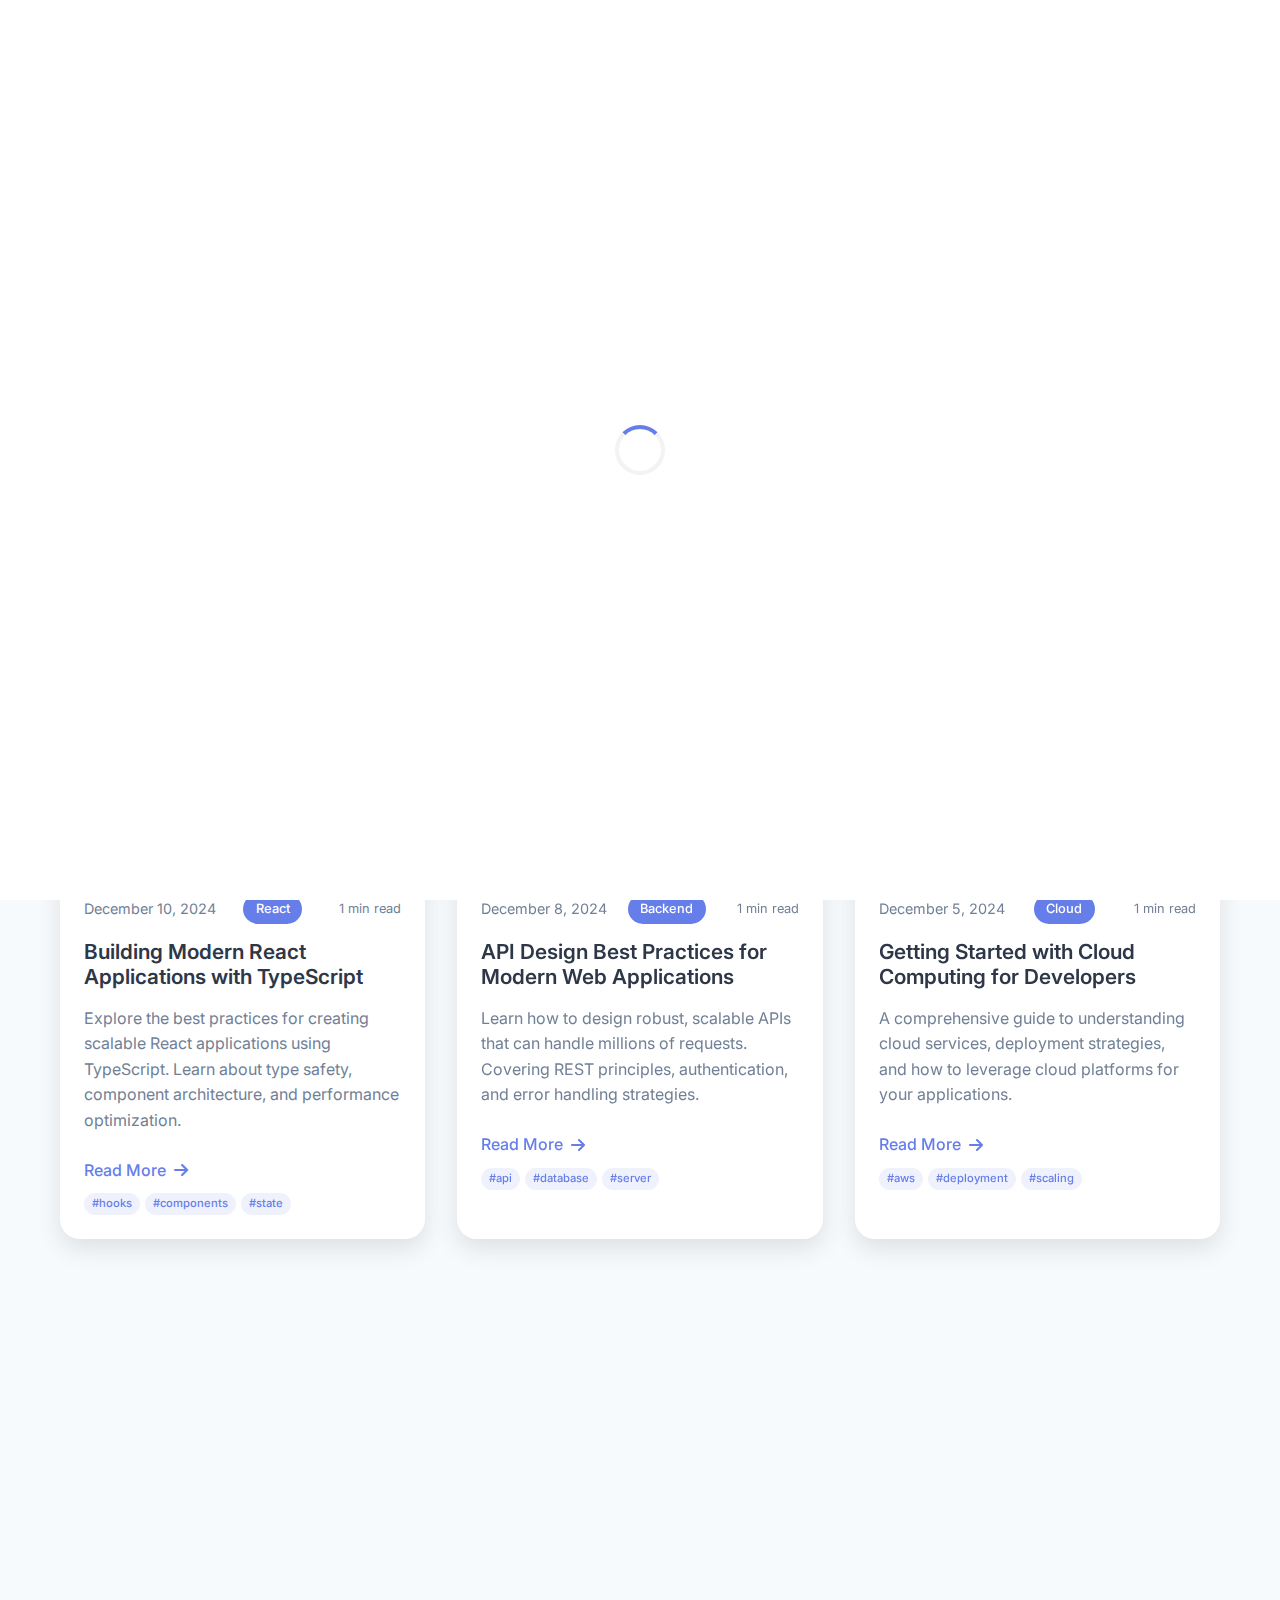
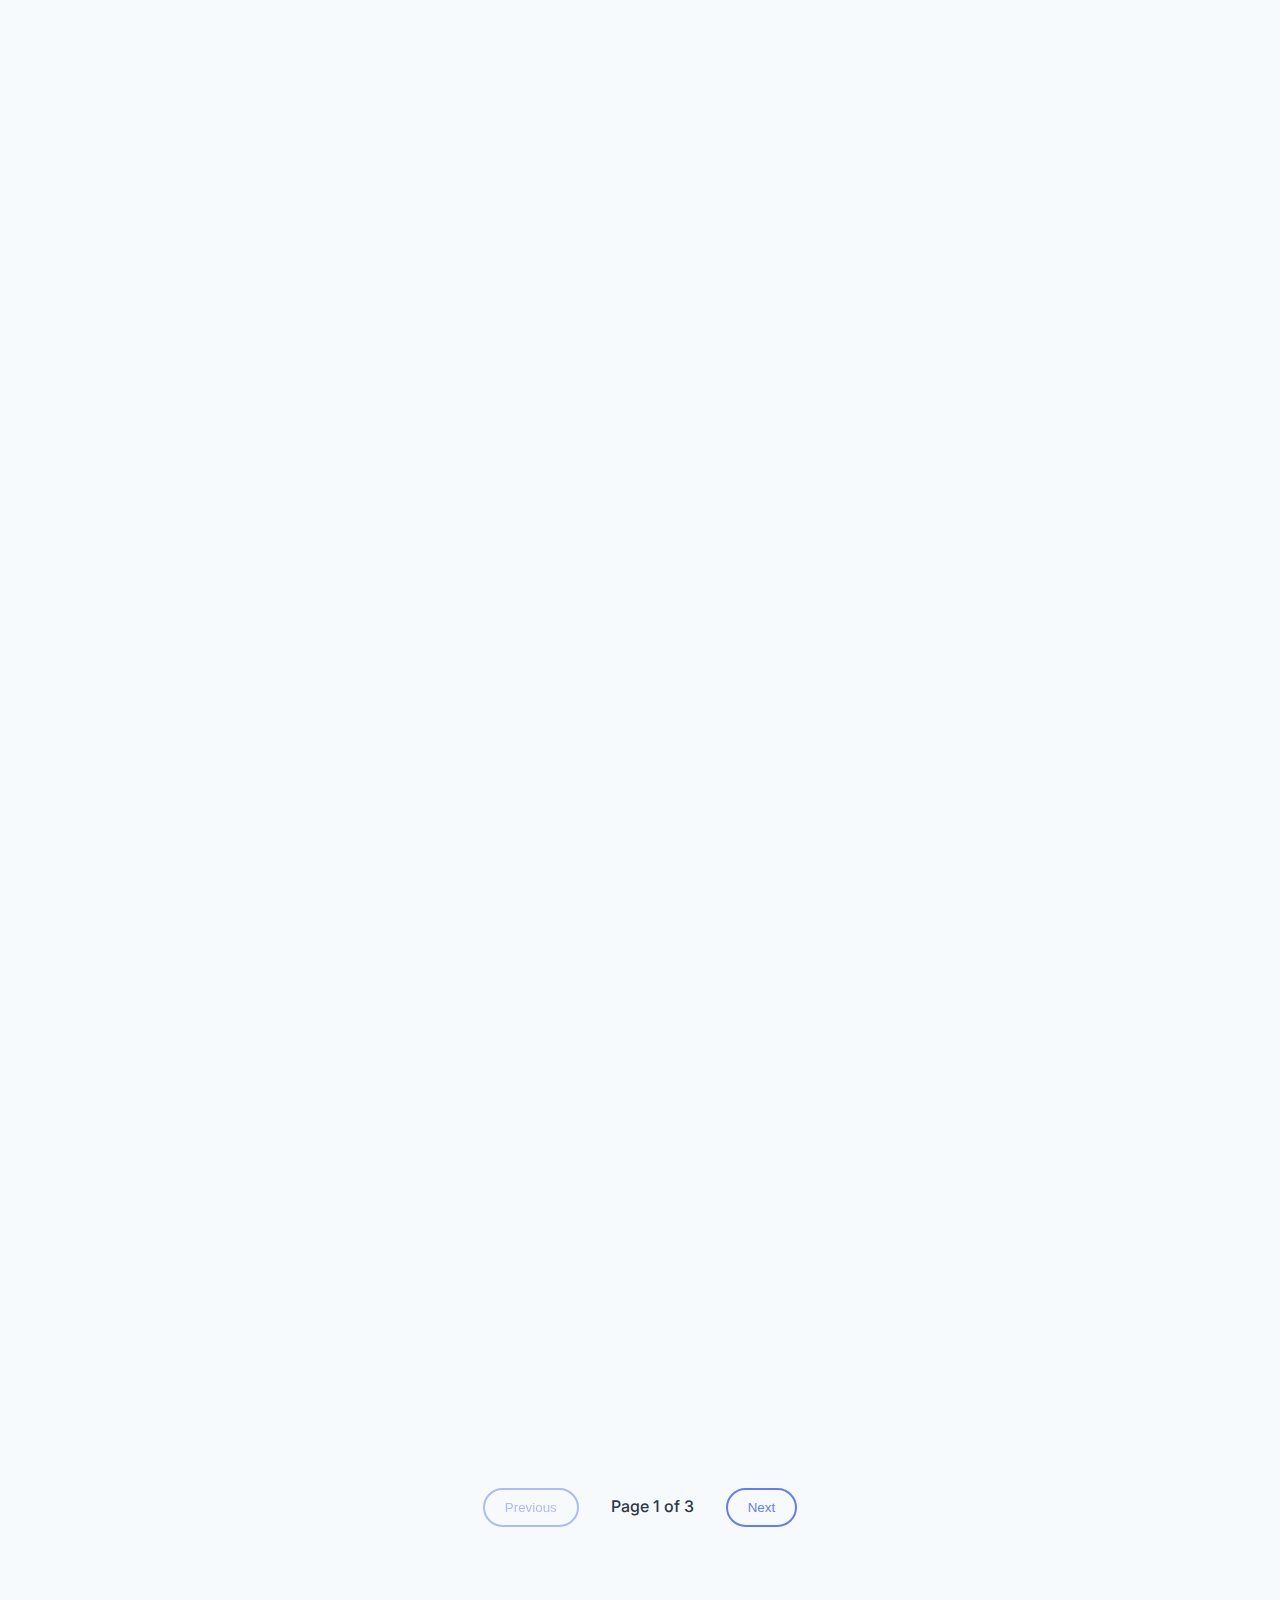
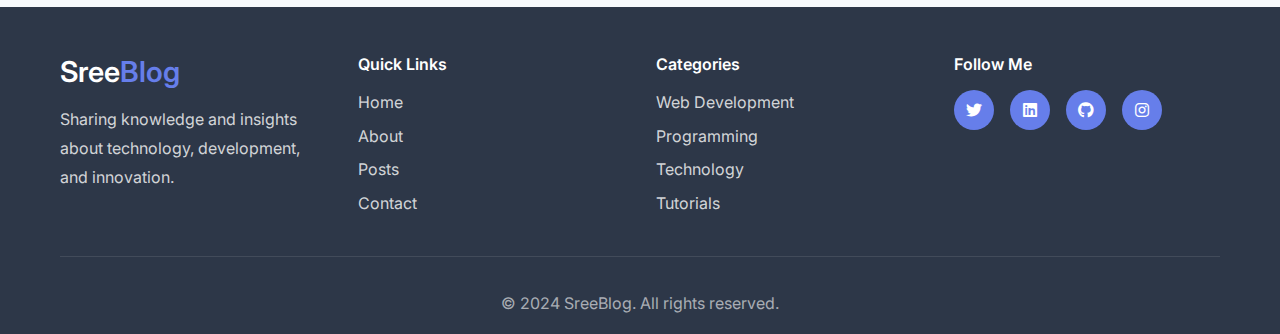
<file: blog.html>
<!DOCTYPE html>
<html lang="en">
<head>
    <meta charset="UTF-8">
    <meta name="viewport" content="width=device-width, initial-scale=1.0">
    <title>All Posts - Sree Blog</title>
    <link rel="stylesheet" href="style.css">
    <link href="https://fonts.googleapis.com/css2?family=Inter:wght@300;400;500;600;700&display=swap" rel="stylesheet">
    <link rel="stylesheet" href="https://cdnjs.cloudflare.com/ajax/libs/font-awesome/6.0.0/css/all.min.css">
</head>
<body>
    <!-- Navigation -->
    <nav class="navbar">
        <div class="nav-container">
            <div class="nav-logo">
                <a href="index.html"><h2>Sree<span>Blog</span></h2></a>
            </div>
            <ul class="nav-menu">
                <li class="nav-item">
                    <a href="index.html" class="nav-link">Home</a>
                </li>
                <li class="nav-item">
                    <a href="index.html#about" class="nav-link">About</a>
                </li>
                <li class="nav-item">
                    <a href="blog.html" class="nav-link active">Posts</a>
                </li>
                <li class="nav-item">
                    <a href="index.html#contact" class="nav-link">Contact</a>
                </li>
            </ul>
            <div class="nav-toggle">
                <span class="bar"></span>
                <span class="bar"></span>
                <span class="bar"></span>
            </div>
        </div>
    </nav>

    <!-- Blog Header -->
    <section class="blog-header">
        <div class="container">
            <h1>All <span class="highlight">Posts</span></h1>
            <p>Dive deep into technology, development, and innovation</p>
        </div>
    </section>

    <!-- Blog Posts -->
    <section class="all-posts">
        <div class="container">
            <!-- Categories Filter -->
            <div class="categories-filter">
                <h3>Filter by Category</h3>
                <div class="filter-buttons">
                    <button class="filter-btn active" data-category="all">All</button>
                    <button class="filter-btn" data-category="react">React</button>
                    <button class="filter-btn" data-category="backend">Backend</button>
                    <button class="filter-btn" data-category="cloud">Cloud</button>
                    <button class="filter-btn" data-category="python">Python</button>
                    <button class="filter-btn" data-category="mobile">Mobile</button>
                    <button class="filter-btn" data-category="security">Security</button>
                    <button class="filter-btn" data-category="web">Web Development</button>
                    <button class="filter-btn" data-category="ai">AI/ML</button>
                </div>
            </div>

            <!-- Posts Grid -->
            <div class="posts-grid">
                <!-- Recent Posts -->
                <article class="post-card" data-category="react">
                    <div class="post-image">
                        <i class="fab fa-react"></i>
                    </div>
                    <div class="post-content">
                        <div class="post-meta">
                            <span class="post-date">December 10, 2024</span>
                            <span class="post-category">React</span>
                        </div>
                        <h3>Building Modern React Applications with TypeScript</h3>
                        <p>
                            Explore the best practices for creating scalable React applications using TypeScript. 
                            Learn about type safety, component architecture, and performance optimization.
                        </p>
                        <a href="#" class="read-more">Read More <i class="fas fa-arrow-right"></i></a>
                    </div>
                </article>

                <article class="post-card" data-category="backend">
                    <div class="post-image">
                        <i class="fas fa-server"></i>
                    </div>
                    <div class="post-content">
                        <div class="post-meta">
                            <span class="post-date">December 8, 2024</span>
                            <span class="post-category">Backend</span>
                        </div>
                        <h3>API Design Best Practices for Modern Web Applications</h3>
                        <p>
                            Learn how to design robust, scalable APIs that can handle millions of requests. 
                            Covering REST principles, authentication, and error handling strategies.
                        </p>
                        <a href="#" class="read-more">Read More <i class="fas fa-arrow-right"></i></a>
                    </div>
                </article>

                <article class="post-card" data-category="cloud">
                    <div class="post-image">
                        <i class="fas fa-cloud"></i>
                    </div>
                    <div class="post-content">
                        <div class="post-meta">
                            <span class="post-date">December 5, 2024</span>
                            <span class="post-category">Cloud</span>
                        </div>
                        <h3>Getting Started with Cloud Computing for Developers</h3>
                        <p>
                            A comprehensive guide to understanding cloud services, deployment strategies, 
                            and how to leverage cloud platforms for your applications.
                        </p>
                        <a href="#" class="read-more">Read More <i class="fas fa-arrow-right"></i></a>
                    </div>
                </article>

                <article class="post-card" data-category="python">
                    <div class="post-image">
                        <i class="fab fa-python"></i>
                    </div>
                    <div class="post-content">
                        <div class="post-meta">
                            <span class="post-date">December 2, 2024</span>
                            <span class="post-category">Python</span>
                        </div>
                        <h3>Python Data Structures: Beyond the Basics</h3>
                        <p>
                            Deep dive into advanced Python data structures and their use cases. 
                            Learn when to use dictionaries, sets, lists, and custom data structures.
                        </p>
                        <a href="#" class="read-more">Read More <i class="fas fa-arrow-right"></i></a>
                    </div>
                </article>

                <article class="post-card" data-category="mobile">
                    <div class="post-image">
                        <i class="fas fa-mobile-alt"></i>
                    </div>
                    <div class="post-content">
                        <div class="post-meta">
                            <span class="post-date">November 30, 2024</span>
                            <span class="post-category">Mobile</span>
                        </div>
                        <h3>The Future of Mobile Development</h3>
                        <p>
                            Exploring emerging trends in mobile development, from cross-platform frameworks 
                            to progressive web apps and native development strategies.
                        </p>
                        <a href="#" class="read-more">Read More <i class="fas fa-arrow-right"></i></a>
                    </div>
                </article>

                <article class="post-card" data-category="security">
                    <div class="post-image">
                        <i class="fas fa-shield-alt"></i>
                    </div>
                    <div class="post-content">
                        <div class="post-meta">
                            <span class="post-date">November 28, 2024</span>
                            <span class="post-category">Security</span>
                        </div>
                        <h3>Web Security Fundamentals Every Developer Should Know</h3>
                        <p>
                            Essential security practices for web applications, including authentication, 
                            authorization, data encryption, and common vulnerability prevention.
                        </p>
                        <a href="#" class="read-more">Read More <i class="fas fa-arrow-right"></i></a>
                    </div>
                </article>

                <!-- Additional Posts -->
                <article class="post-card" data-category="web">
                    <div class="post-image">
                        <i class="fas fa-code"></i>
                    </div>
                    <div class="post-content">
                        <div class="post-meta">
                            <span class="post-date">November 25, 2024</span>
                            <span class="post-category">Web Development</span>
                        </div>
                        <h3>CSS Grid vs Flexbox: When to Use What</h3>
                        <p>
                            A comprehensive comparison of CSS Grid and Flexbox, helping you choose the right 
                            layout method for your projects. Includes practical examples and use cases.
                        </p>
                        <a href="#" class="read-more">Read More <i class="fas fa-arrow-right"></i></a>
                    </div>
                </article>

                <article class="post-card" data-category="ai">
                    <div class="post-image">
                        <i class="fas fa-brain"></i>
                    </div>
                    <div class="post-content">
                        <div class="post-meta">
                            <span class="post-date">November 22, 2024</span>
                            <span class="post-category">AI/ML</span>
                        </div>
                        <h3>Introduction to Machine Learning for Web Developers</h3>
                        <p>
                            Get started with machine learning concepts and see how you can integrate AI 
                            capabilities into your web applications using TensorFlow.js and other tools.
                        </p>
                        <a href="#" class="read-more">Read More <i class="fas fa-arrow-right"></i></a>
                    </div>
                </article>

                <article class="post-card" data-category="backend">
                    <div class="post-image">
                        <i class="fas fa-database"></i>
                    </div>
                    <div class="post-content">
                        <div class="post-meta">
                            <span class="post-date">November 20, 2024</span>
                            <span class="post-category">Backend</span>
                        </div>
                        <h3>Database Optimization Techniques for High Performance</h3>
                        <p>
                            Learn how to optimize database queries, implement proper indexing, and design 
                            efficient schemas for better application performance.
                        </p>
                        <a href="#" class="read-more">Read More <i class="fas fa-arrow-right"></i></a>
                    </div>
                </article>

                <article class="post-card" data-category="web">
                    <div class="post-image">
                        <i class="fas fa-paint-brush"></i>
                    </div>
                    <div class="post-content">
                        <div class="post-meta">
                            <span class="post-date">November 18, 2024</span>
                            <span class="post-category">Web Development</span>
                        </div>
                        <h3>Creating Beautiful Animations with CSS and JavaScript</h3>
                        <p>
                            Master the art of web animations. Learn how to create smooth, performant 
                            animations using CSS transitions, keyframes, and JavaScript animation libraries.
                        </p>
                        <a href="#" class="read-more">Read More <i class="fas fa-arrow-right"></i></a>
                    </div>
                </article>

                <article class="post-card" data-category="cloud">
                    <div class="post-image">
                        <i class="fab fa-docker"></i>
                    </div>
                    <div class="post-content">
                        <div class="post-meta">
                            <span class="post-date">November 15, 2024</span>
                            <span class="post-category">Cloud</span>
                        </div>
                        <h3>Docker and Kubernetes: A Developer's Guide</h3>
                        <p>
                            Learn containerization with Docker and orchestration with Kubernetes. 
                            From basic concepts to deployment strategies in production environments.
                        </p>
                        <a href="#" class="read-more">Read More <i class="fas fa-arrow-right"></i></a>
                    </div>
                </article>

                <article class="post-card" data-category="react">
                    <div class="post-image">
                        <i class="fas fa-rocket"></i>
                    </div>
                    <div class="post-content">
                        <div class="post-meta">
                            <span class="post-date">November 12, 2024</span>
                            <span class="post-category">React</span>
                        </div>
                        <h3>React Performance Optimization: Tips and Tricks</h3>
                        <p>
                            Discover advanced techniques to optimize React applications for better performance. 
                            Learn about memoization, lazy loading, and efficient state management.
                        </p>
                        <a href="#" class="read-more">Read More <i class="fas fa-arrow-right"></i></a>
                    </div>
                </article>
            </div>

            <!-- Pagination -->
            <div class="pagination">
                <button class="pagination-btn" disabled>Previous</button>
                <span class="pagination-info">Page 1 of 3</span>
                <button class="pagination-btn">Next</button>
            </div>
        </div>
    </section>

    <!-- Footer -->
    <footer class="footer">
        <div class="container">
            <div class="footer-content">
                <div class="footer-section">
                    <h3>Sree<span>Blog</span></h3>
                    <p>Sharing knowledge and insights about technology, development, and innovation.</p>
                </div>
                <div class="footer-section">
                    <h4>Quick Links</h4>
                    <ul>
                        <li><a href="index.html">Home</a></li>
                        <li><a href="index.html#about">About</a></li>
                        <li><a href="blog.html">Posts</a></li>
                        <li><a href="index.html#contact">Contact</a></li>
                    </ul>
                </div>
                <div class="footer-section">
                    <h4>Categories</h4>
                    <ul>
                        <li><a href="#">Web Development</a></li>
                        <li><a href="#">Programming</a></li>
                        <li><a href="#">Technology</a></li>
                        <li><a href="#">Tutorials</a></li>
                    </ul>
                </div>
                <div class="footer-section">
                    <h4>Follow Me</h4>
                    <div class="social-links">
                        <a href="#"><i class="fab fa-twitter"></i></a>
                        <a href="#"><i class="fab fa-linkedin"></i></a>
                        <a href="#"><i class="fab fa-github"></i></a>
                        <a href="#"><i class="fab fa-instagram"></i></a>
                    </div>
                </div>
            </div>
            <div class="footer-bottom">
                <p>&copy; 2024 SreeBlog. All rights reserved.</p>
            </div>
        </div>
    </footer>

    <script src="script.js"></script>
    <script src="blog.js"></script>
</body>
</html>
</file>
<file: style.css>
/* Reset and Base Styles */
* {
    margin: 0;
    padding: 0;
    box-sizing: border-box;
}

html {
    scroll-behavior: smooth;
}

body {
    font-family: 'Inter', sans-serif;
    line-height: 1.6;
    color: #333;
    background-color: #fafafa;
}

.container {
    max-width: 1200px;
    margin: 0 auto;
    padding: 0 20px;
}

/* Colors */
:root {
    --primary-color: #667eea;
    --secondary-color: #764ba2;
    --accent-color: #f093fb;
    --text-dark: #2d3748;
    --text-light: #718096;
    --background-light: #ffffff;
    --background-dark: #f7fafc;
    --border-color: #e2e8f0;
    --shadow: 0 10px 25px rgba(0, 0, 0, 0.1);
    --shadow-hover: 0 15px 35px rgba(0, 0, 0, 0.15);
}

/* Typography */
h1, h2, h3, h4, h5, h6 {
    font-weight: 600;
    line-height: 1.2;
    margin-bottom: 1rem;
}

h1 {
    font-size: 3rem;
    color: var(--text-dark);
}

h2 {
    font-size: 2.5rem;
    color: var(--text-dark);
}

h3 {
    font-size: 1.8rem;
    color: var(--text-dark);
}

p {
    margin-bottom: 1rem;
    color: var(--text-light);
    line-height: 1.8;
}

.highlight {
    background: linear-gradient(135deg, var(--primary-color), var(--secondary-color));
    -webkit-background-clip: text;
    -webkit-text-fill-color: transparent;
    background-clip: text;
}

/* Buttons */
.btn {
    display: inline-block;
    padding: 12px 30px;
    border-radius: 50px;
    text-decoration: none;
    font-weight: 500;
    transition: all 0.3s ease;
    border: none;
    cursor: pointer;
    font-size: 1rem;
}

.btn-primary {
    background: linear-gradient(135deg, var(--primary-color), var(--secondary-color));
    color: white;
}

.btn-primary:hover {
    transform: translateY(-2px);
    box-shadow: var(--shadow-hover);
}

.btn-secondary {
    background: transparent;
    color: var(--primary-color);
    border: 2px solid var(--primary-color);
}

.btn-secondary:hover {
    background: var(--primary-color);
    color: white;
    transform: translateY(-2px);
}

/* Navigation */
.navbar {
    background: rgba(255, 255, 255, 0.95);
    backdrop-filter: blur(10px);
    position: fixed;
    top: 0;
    width: 100%;
    z-index: 1000;
    padding: 1rem 0;
    box-shadow: 0 2px 10px rgba(0, 0, 0, 0.1);
}

.nav-container {
    max-width: 1200px;
    margin: 0 auto;
    padding: 0 20px;
    display: flex;
    justify-content: space-between;
    align-items: center;
}

.nav-logo h2 {
    font-size: 1.8rem;
    color: var(--text-dark);
    margin: 0;
}

.nav-logo span {
    color: var(--primary-color);
}

.nav-menu {
    display: flex;
    list-style: none;
    gap: 2rem;
}

.nav-link {
    text-decoration: none;
    color: var(--text-dark);
    font-weight: 500;
    transition: color 0.3s ease;
    position: relative;
}

.nav-link:hover {
    color: var(--primary-color);
}

.nav-link::after {
    content: '';
    position: absolute;
    bottom: -5px;
    left: 0;
    width: 0;
    height: 2px;
    background: var(--primary-color);
    transition: width 0.3s ease;
}

.nav-link:hover::after {
    width: 100%;
}

.nav-toggle {
    display: none;
    flex-direction: column;
    cursor: pointer;
}

.bar {
    width: 25px;
    height: 3px;
    background: var(--text-dark);
    margin: 3px 0;
    transition: 0.3s;
}

/* Hero Section */
.hero {
    min-height: 100vh;
    display: flex;
    align-items: center;
    padding: 100px 0 50px;
    background: linear-gradient(135deg, #667eea 0%, #764ba2 100%);
    position: relative;
    overflow: hidden;
}

.hero::before {
    content: '';
    position: absolute;
    top: 0;
    left: 0;
    right: 0;
    bottom: 0;
    background: url('data:image/svg+xml,<svg xmlns="http://www.w3.org/2000/svg" viewBox="0 0 1000 1000"><polygon fill="rgba(255,255,255,0.1)" points="0,1000 1000,0 1000,1000"/></svg>');
    background-size: cover;
}

.hero-content {
    max-width: 1200px;
    margin: 0 auto;
    padding: 0 20px;
    display: grid;
    grid-template-columns: 1fr 1fr;
    gap: 4rem;
    align-items: center;
    position: relative;
    z-index: 1;
}

.hero-content h1 {
    font-size: 3.5rem;
    color: white;
    margin-bottom: 1rem;
    animation: fadeInUp 1s ease-out;
}

.hero-subtitle {
    font-size: 1.5rem;
    color: rgba(255, 255, 255, 0.9);
    margin-bottom: 1rem;
    animation: fadeInUp 1s ease-out 0.2s both;
}

.hero-description {
    font-size: 1.1rem;
    color: rgba(255, 255, 255, 0.8);
    margin-bottom: 2rem;
    animation: fadeInUp 1s ease-out 0.4s both;
}

.hero-buttons {
    display: flex;
    gap: 1rem;
    animation: fadeInUp 1s ease-out 0.6s both;
}

.hero-image {
    display: flex;
    justify-content: center;
    align-items: center;
    animation: fadeInUp 1s ease-out 0.8s both;
}

.hero-card {
    background: rgba(255, 255, 255, 0.1);
    backdrop-filter: blur(20px);
    border: 1px solid rgba(255, 255, 255, 0.2);
    border-radius: 20px;
    padding: 4rem;
    text-align: center;
    transition: transform 0.3s ease;
}

.hero-card:hover {
    transform: translateY(-10px);
}

.hero-card i {
    font-size: 4rem;
    color: white;
}

/* Section Styles */
section {
    padding: 80px 0;
}

.section-title {
    text-align: center;
    margin-bottom: 4rem;
}

.section-title h2 {
    font-size: 2.5rem;
    margin-bottom: 1rem;
}

.section-title p {
    font-size: 1.2rem;
    color: var(--text-light);
    max-width: 600px;
    margin: 0 auto;
}

/* About Section */
.about {
    background: var(--background-light);
}

.about-content {
    display: grid;
    grid-template-columns: 2fr 1fr;
    gap: 4rem;
    align-items: center;
}

.about-text h3 {
    font-size: 2rem;
    margin-bottom: 1.5rem;
    color: var(--text-dark);
}

.about-text p {
    font-size: 1.1rem;
    margin-bottom: 1.5rem;
}

.skills {
    margin-top: 2rem;
}

.skills h4 {
    margin-bottom: 1rem;
    color: var(--text-dark);
}

.skill-tags {
    display: flex;
    flex-wrap: wrap;
    gap: 0.5rem;
}

.skill-tag {
    background: linear-gradient(135deg, var(--primary-color), var(--secondary-color));
    color: white;
    padding: 0.5rem 1rem;
    border-radius: 25px;
    font-size: 0.9rem;
    font-weight: 500;
}

.about-stats {
    display: grid;
    grid-template-columns: 1fr;
    gap: 2rem;
}

.stat {
    text-align: center;
    padding: 2rem;
    background: var(--background-dark);
    border-radius: 15px;
    transition: transform 0.3s ease;
}

.stat:hover {
    transform: translateY(-5px);
}

.stat h3 {
    font-size: 2.5rem;
    color: var(--primary-color);
    margin-bottom: 0.5rem;
}

.stat p {
    color: var(--text-light);
    margin: 0;
}

/* Posts Section */
.posts {
    background: var(--background-dark);
}

.posts-grid {
    display: grid;
    grid-template-columns: repeat(auto-fit, minmax(350px, 1fr));
    gap: 2rem;
    margin-bottom: 3rem;
}

.post-card {
    background: var(--background-light);
    border-radius: 20px;
    overflow: hidden;
    box-shadow: var(--shadow);
    transition: all 0.3s ease;
}

.post-card:hover {
    transform: translateY(-10px);
    box-shadow: var(--shadow-hover);
}

.post-image {
    height: 200px;
    background: linear-gradient(135deg, var(--primary-color), var(--secondary-color));
    display: flex;
    align-items: center;
    justify-content: center;
    position: relative;
    overflow: hidden;
}

.post-image::before {
    content: '';
    position: absolute;
    top: 0;
    left: 0;
    right: 0;
    bottom: 0;
    background: rgba(255, 255, 255, 0.1);
    backdrop-filter: blur(10px);
}

.post-image i {
    font-size: 3rem;
    color: white;
    position: relative;
    z-index: 1;
}

.post-content {
    padding: 1.5rem;
}

.post-meta {
    display: flex;
    justify-content: space-between;
    align-items: center;
    margin-bottom: 1rem;
}

.post-date {
    color: var(--text-light);
    font-size: 0.9rem;
}

.post-category {
    background: var(--primary-color);
    color: white;
    padding: 0.3rem 0.8rem;
    border-radius: 15px;
    font-size: 0.8rem;
    font-weight: 500;
}

.post-content h3 {
    font-size: 1.3rem;
    margin-bottom: 1rem;
    color: var(--text-dark);
}

.post-content p {
    color: var(--text-light);
    margin-bottom: 1.5rem;
    line-height: 1.6;
}

.read-more {
    color: var(--primary-color);
    text-decoration: none;
    font-weight: 500;
    display: inline-flex;
    align-items: center;
    gap: 0.5rem;
    transition: gap 0.3s ease;
}

.read-more:hover {
    gap: 1rem;
}

.posts-actions {
    text-align: center;
}

/* Experience Section */
.experience {
    background: var(--background-light);
}

.experience-timeline {
    position: relative;
    max-width: 1000px;
    margin: 0 auto;
}

.experience-timeline::before {
    content: '';
    position: absolute;
    left: 50%;
    top: 0;
    bottom: 0;
    width: 3px;
    background: linear-gradient(180deg, var(--primary-color), var(--secondary-color));
    transform: translateX(-50%);
}

.experience-item {
    position: relative;
    margin-bottom: 3rem;
    display: flex;
    align-items: flex-start;
    gap: 2rem;
}

.experience-item:nth-child(odd) {
    flex-direction: row;
}

.experience-item:nth-child(even) {
    flex-direction: row-reverse;
}

.experience-date {
    flex-shrink: 0;
    width: 150px;
    text-align: center;
    position: relative;
    z-index: 2;
}

.experience-date span {
    background: linear-gradient(135deg, var(--primary-color), var(--secondary-color));
    color: white;
    padding: 0.5rem 1rem;
    border-radius: 20px;
    font-weight: 500;
    font-size: 0.9rem;
    display: inline-block;
}

.experience-content {
    flex: 1;
    background: var(--background-dark);
    padding: 2rem;
    border-radius: 15px;
    box-shadow: var(--shadow);
    position: relative;
    max-width: 500px;
}

.experience-content::before {
    content: '';
    position: absolute;
    top: 20px;
    width: 0;
    height: 0;
    border: 10px solid transparent;
}

.experience-item:nth-child(odd) .experience-content::before {
    left: -20px;
    border-right-color: var(--background-dark);
}

.experience-item:nth-child(even) .experience-content::before {
    right: -20px;
    border-left-color: var(--background-dark);
}

.company-header h3 {
    color: var(--text-dark);
    font-size: 1.4rem;
    margin-bottom: 0.5rem;
}

.company-header h4 {
    color: var(--primary-color);
    font-size: 1.1rem;
    margin-bottom: 1.5rem;
    font-weight: 600;
}

.experience-details {
    list-style: none;
    padding-left: 0;
}

.experience-details li {
    position: relative;
    padding-left: 1.5rem;
    margin-bottom: 0.8rem;
    color: var(--text-light);
    line-height: 1.6;
}

.experience-details li::before {
    content: '▸';
    position: absolute;
    left: 0;
    color: var(--primary-color);
    font-weight: bold;
}

.experience-details strong {
    color: var(--text-dark);
    font-weight: 600;
}

/* Projects Section */
.projects {
    background: var(--background-dark);
}

.projects-grid {
    display: grid;
    grid-template-columns: repeat(auto-fit, minmax(400px, 1fr));
    gap: 2rem;
}

.project-card {
    background: var(--background-light);
    border-radius: 20px;
    padding: 2rem;
    box-shadow: var(--shadow);
    transition: all 0.3s ease;
    position: relative;
    overflow: hidden;
}

.project-card::before {
    content: '';
    position: absolute;
    top: 0;
    left: 0;
    right: 0;
    height: 4px;
    background: linear-gradient(135deg, var(--primary-color), var(--secondary-color));
}

.project-card:hover {
    transform: translateY(-10px);
    box-shadow: var(--shadow-hover);
}

.project-header {
    display: flex;
    justify-content: space-between;
    align-items: center;
    margin-bottom: 1.5rem;
}

.project-icon {
    width: 60px;
    height: 60px;
    background: linear-gradient(135deg, var(--primary-color), var(--secondary-color));
    border-radius: 15px;
    display: flex;
    align-items: center;
    justify-content: center;
    color: white;
    font-size: 1.5rem;
}

.project-links {
    display: flex;
    gap: 0.5rem;
}

.project-link {
    width: 40px;
    height: 40px;
    background: var(--background-dark);
    border-radius: 10px;
    display: flex;
    align-items: center;
    justify-content: center;
    color: var(--text-dark);
    text-decoration: none;
    transition: all 0.3s ease;
}

.project-link:hover {
    background: var(--primary-color);
    color: white;
    transform: translateY(-2px);
}

.project-content h3 {
    color: var(--text-dark);
    font-size: 1.3rem;
    margin-bottom: 1rem;
}

.project-content p {
    color: var(--text-light);
    line-height: 1.6;
    margin-bottom: 1.5rem;
}

.project-content strong {
    color: var(--text-dark);
    font-weight: 600;
}

.project-tech {
    display: flex;
    flex-wrap: wrap;
    gap: 0.5rem;
}

.tech-tag {
    background: rgba(102, 126, 234, 0.1);
    color: var(--primary-color);
    padding: 0.3rem 0.8rem;
    border-radius: 15px;
    font-size: 0.8rem;
    font-weight: 500;
}

/* Contact Section */
.contact {
    background: var(--background-light);
}

.contact-content {
    display: grid;
    grid-template-columns: 1fr 1fr;
    gap: 4rem;
}

.contact-info h3 {
    margin-bottom: 2rem;
    color: var(--text-dark);
}

.contact-item {
    display: flex;
    align-items: center;
    gap: 1rem;
    margin-bottom: 1.5rem;
}

.contact-item i {
    font-size: 1.5rem;
    color: var(--primary-color);
    width: 50px;
    height: 50px;
    background: var(--background-dark);
    border-radius: 50%;
    display: flex;
    align-items: center;
    justify-content: center;
}

.contact-item h4 {
    margin: 0 0 0.5rem 0;
    color: var(--text-dark);
}

.contact-item p {
    margin: 0;
    color: var(--text-light);
}

.contact-item p a {
    color: var(--primary-color);
    text-decoration: none;
    font-weight: 500;
    transition: all 0.3s ease;
}

.contact-item p a:hover {
    color: var(--secondary-color);
    text-decoration: underline;
}

.contact-form {
    background: var(--background-dark);
    padding: 2rem;
    border-radius: 20px;
}

.form-group {
    margin-bottom: 1.5rem;
}

.form-group input,
.form-group textarea {
    width: 100%;
    padding: 1rem;
    border: 2px solid var(--border-color);
    border-radius: 10px;
    font-size: 1rem;
    font-family: inherit;
    transition: border-color 0.3s ease;
}

.form-group input:focus,
.form-group textarea:focus {
    outline: none;
    border-color: var(--primary-color);
}

.form-group textarea {
    resize: vertical;
}

.submit {
    background: linear-gradient(135deg, var(--primary-color), var(--secondary-color));
    color: white;
    padding: 12px 30px;
    border: none;
    border-radius: 50px;
    font-size: 1rem;
    font-weight: 500;
    cursor: pointer;
    transition: all 0.3s ease;
    width: 100%;
}

.submit:hover {
    transform: translateY(-2px);
    box-shadow: var(--shadow-hover);
}

.submit:disabled {
    opacity: 0.7;
    cursor: not-allowed;
    transform: none;
}

/* Footer */
.footer {
    background: var(--text-dark);
    color: white;
    padding: 3rem 0 1rem;
}

.footer-content {
    display: grid;
    grid-template-columns: repeat(auto-fit, minmax(250px, 1fr));
    gap: 2rem;
    margin-bottom: 2rem;
}

.footer-section h3 {
    margin-bottom: 1rem;
    color: white;
}

.footer-section h3 span {
    color: var(--primary-color);
}

.footer-section h4 {
    margin-bottom: 1rem;
    color: white;
}

.footer-section ul {
    list-style: none;
}

.footer-section ul li {
    margin-bottom: 0.5rem;
}

.footer-section ul li a {
    color: rgba(255, 255, 255, 0.8);
    text-decoration: none;
    transition: color 0.3s ease;
}

.footer-section ul li a:hover {
    color: var(--primary-color);
}

.footer-section p {
    color: rgba(255, 255, 255, 0.8);
    margin: 0;
}

.social-links {
    display: flex;
    gap: 1rem;
}

.social-links a {
    display: inline-flex;
    align-items: center;
    justify-content: center;
    width: 40px;
    height: 40px;
    background: var(--primary-color);
    color: white;
    border-radius: 50%;
    text-decoration: none;
    transition: transform 0.3s ease;
}

.social-links a:hover {
    transform: translateY(-3px);
}

.footer-bottom {
    text-align: center;
    padding-top: 2rem;
    border-top: 1px solid rgba(255, 255, 255, 0.1);
}

.footer-bottom p {
    color: rgba(255, 255, 255, 0.6);
    margin: 0;
}

/* Animations */
@keyframes fadeInUp {
    from {
        opacity: 0;
        transform: translateY(30px);
    }
    to {
        opacity: 1;
        transform: translateY(0);
    }
}

/* Responsive Design */
@media (max-width: 768px) {
    .nav-menu {
        position: fixed;
        left: -100%;
        top: 70px;
        flex-direction: column;
        background-color: white;
        width: 100%;
        text-align: center;
        transition: 0.3s;
        box-shadow: 0 10px 27px rgba(0, 0, 0, 0.05);
        padding: 2rem 0;
    }

    .nav-menu.active {
        left: 0;
    }

    .nav-toggle {
        display: flex;
    }

    .nav-toggle.active .bar:nth-child(2) {
        opacity: 0;
    }

    .nav-toggle.active .bar:nth-child(1) {
        transform: translateY(8px) rotate(45deg);
    }

    .nav-toggle.active .bar:nth-child(3) {
        transform: translateY(-8px) rotate(-45deg);
    }

    h1 {
        font-size: 2.5rem;
    }

    h2 {
        font-size: 2rem;
    }

    .hero-content {
        grid-template-columns: 1fr;
        text-align: center;
        gap: 2rem;
    }

    .hero-content h1 {
        font-size: 2.5rem;
    }

    .hero-buttons {
        justify-content: center;
        flex-wrap: wrap;
    }

    .about-content {
        grid-template-columns: 1fr;
        gap: 2rem;
    }

    .about-stats {
        grid-template-columns: repeat(3, 1fr);
        gap: 1rem;
    }

    .posts-grid {
        grid-template-columns: 1fr;
    }

    .contact-content {
        grid-template-columns: 1fr;
        gap: 2rem;
    }

    .footer-content {
        grid-template-columns: 1fr;
        text-align: center;
    }

    .social-links {
        justify-content: center;
    }
}

@media (max-width: 480px) {
    .container {
        padding: 0 15px;
    }

    .hero-content h1 {
        font-size: 2rem;
    }

    .hero-subtitle {
        font-size: 1.2rem;
    }

    .hero-card {
        padding: 2rem;
    }

    .hero-card i {
        font-size: 2.5rem;
    }

    .about-stats {
        grid-template-columns: 1fr;
    }

    .skill-tags {
        justify-content: center;
    }

    .experience-timeline::before {
        left: 20px;
    }

    .experience-item {
        flex-direction: column;
        margin-left: 40px;
    }

    .experience-item:nth-child(even) {
        flex-direction: column;
    }

    .experience-date {
        width: auto;
        text-align: left;
        margin-bottom: 1rem;
    }

    .experience-content {
        max-width: none;
    }

    .experience-content::before {
        display: none;
    }

    .projects-grid {
        grid-template-columns: 1fr;
    }

    .project-card {
        padding: 1.5rem;
    }
}
</file>
<file: Sreeblog/style.css>
/* Reset and Base Styles */
* {
    margin: 0;
    padding: 0;
    box-sizing: border-box;
}

html {
    scroll-behavior: smooth;
}

body {
    font-family: 'Inter', sans-serif;
    line-height: 1.6;
    color: #333;
    background-color: #fafafa;
}

.container {
    max-width: 1200px;
    margin: 0 auto;
    padding: 0 20px;
}

/* Colors */
:root {
    --primary-color: #667eea;
    --secondary-color: #764ba2;
    --accent-color: #f093fb;
    --text-dark: #2d3748;
    --text-light: #718096;
    --background-light: #ffffff;
    --background-dark: #f7fafc;
    --border-color: #e2e8f0;
    --shadow: 0 10px 25px rgba(0, 0, 0, 0.1);
    --shadow-hover: 0 15px 35px rgba(0, 0, 0, 0.15);
}

/* Typography */
h1, h2, h3, h4, h5, h6 {
    font-weight: 600;
    line-height: 1.2;
    margin-bottom: 1rem;
}

h1 {
    font-size: 3rem;
    color: var(--text-dark);
}

h2 {
    font-size: 2.5rem;
    color: var(--text-dark);
}

h3 {
    font-size: 1.8rem;
    color: var(--text-dark);
}

p {
    margin-bottom: 1rem;
    color: var(--text-light);
    line-height: 1.8;
}

.highlight {
    background: linear-gradient(135deg, var(--primary-color), var(--secondary-color));
    -webkit-background-clip: text;
    -webkit-text-fill-color: transparent;
    background-clip: text;
}

/* Buttons */
.btn {
    display: inline-block;
    padding: 12px 30px;
    border-radius: 50px;
    text-decoration: none;
    font-weight: 500;
    transition: all 0.3s ease;
    border: none;
    cursor: pointer;
    font-size: 1rem;
}

.btn-primary {
    background: linear-gradient(135deg, var(--primary-color), var(--secondary-color));
    color: white;
}

.btn-primary:hover {
    transform: translateY(-2px);
    box-shadow: var(--shadow-hover);
}

.btn-secondary {
    background: transparent;
    color: var(--primary-color);
    border: 2px solid var(--primary-color);
}

.btn-secondary:hover {
    background: var(--primary-color);
    color: white;
    transform: translateY(-2px);
}

/* Navigation */
.navbar {
    background: rgba(255, 255, 255, 0.95);
    backdrop-filter: blur(10px);
    position: fixed;
    top: 0;
    width: 100%;
    z-index: 1000;
    padding: 1rem 0;
    box-shadow: 0 2px 10px rgba(0, 0, 0, 0.1);
}

.nav-container {
    max-width: 1200px;
    margin: 0 auto;
    padding: 0 20px;
    display: flex;
    justify-content: space-between;
    align-items: center;
}

.nav-logo h2 {
    font-size: 1.8rem;
    color: var(--text-dark);
    margin: 0;
}

.nav-logo span {
    color: var(--primary-color);
}

.nav-menu {
    display: flex;
    list-style: none;
    gap: 2rem;
}

.nav-link {
    text-decoration: none;
    color: var(--text-dark);
    font-weight: 500;
    transition: color 0.3s ease;
    position: relative;
}

.nav-link:hover {
    color: var(--primary-color);
}

.nav-link::after {
    content: '';
    position: absolute;
    bottom: -5px;
    left: 0;
    width: 0;
    height: 2px;
    background: var(--primary-color);
    transition: width 0.3s ease;
}

.nav-link:hover::after {
    width: 100%;
}

.nav-toggle {
    display: none;
    flex-direction: column;
    cursor: pointer;
}

.bar {
    width: 25px;
    height: 3px;
    background: var(--text-dark);
    margin: 3px 0;
    transition: 0.3s;
}

/* Hero Section */
.hero {
    min-height: 100vh;
    display: flex;
    align-items: center;
    padding: 100px 0 50px;
    background: linear-gradient(135deg, #667eea 0%, #764ba2 100%);
    position: relative;
    overflow: hidden;
}

.hero::before {
    content: '';
    position: absolute;
    top: 0;
    left: 0;
    right: 0;
    bottom: 0;
    background: url('data:image/svg+xml,<svg xmlns="http://www.w3.org/2000/svg" viewBox="0 0 1000 1000"><polygon fill="rgba(255,255,255,0.1)" points="0,1000 1000,0 1000,1000"/></svg>');
    background-size: cover;
}

.hero-content {
    max-width: 1200px;
    margin: 0 auto;
    padding: 0 20px;
    display: grid;
    grid-template-columns: 1fr 1fr;
    gap: 4rem;
    align-items: center;
    position: relative;
    z-index: 1;
}

.hero-content h1 {
    font-size: 3.5rem;
    color: white;
    margin-bottom: 1rem;
    animation: fadeInUp 1s ease-out;
}

.hero-subtitle {
    font-size: 1.5rem;
    color: rgba(255, 255, 255, 0.9);
    margin-bottom: 1rem;
    animation: fadeInUp 1s ease-out 0.2s both;
}

.hero-description {
    font-size: 1.1rem;
    color: rgba(255, 255, 255, 0.8);
    margin-bottom: 2rem;
    animation: fadeInUp 1s ease-out 0.4s both;
}

.hero-buttons {
    display: flex;
    gap: 1rem;
    animation: fadeInUp 1s ease-out 0.6s both;
}

.hero-image {
    display: flex;
    justify-content: center;
    align-items: center;
    animation: fadeInUp 1s ease-out 0.8s both;
}

.hero-card {
    background: rgba(255, 255, 255, 0.1);
    backdrop-filter: blur(20px);
    border: 1px solid rgba(255, 255, 255, 0.2);
    border-radius: 20px;
    padding: 4rem;
    text-align: center;
    transition: transform 0.3s ease;
}

.hero-card:hover {
    transform: translateY(-10px);
}

.hero-card i {
    font-size: 4rem;
    color: white;
}

/* Section Styles */
section {
    padding: 80px 0;
}

.section-title {
    text-align: center;
    margin-bottom: 4rem;
}

.section-title h2 {
    font-size: 2.5rem;
    margin-bottom: 1rem;
}

.section-title p {
    font-size: 1.2rem;
    color: var(--text-light);
    max-width: 600px;
    margin: 0 auto;
}

/* About Section */
.about {
    background: var(--background-light);
}

.about-content {
    display: grid;
    grid-template-columns: 2fr 1fr;
    gap: 4rem;
    align-items: center;
}

.about-text h3 {
    font-size: 2rem;
    margin-bottom: 1.5rem;
    color: var(--text-dark);
}

.about-text p {
    font-size: 1.1rem;
    margin-bottom: 1.5rem;
}

.skills {
    margin-top: 2rem;
}

.skills h4 {
    margin-bottom: 1rem;
    color: var(--text-dark);
}

.skill-tags {
    display: flex;
    flex-wrap: wrap;
    gap: 0.5rem;
}

.skill-tag {
    background: linear-gradient(135deg, var(--primary-color), var(--secondary-color));
    color: white;
    padding: 0.5rem 1rem;
    border-radius: 25px;
    font-size: 0.9rem;
    font-weight: 500;
}

.about-stats {
    display: grid;
    grid-template-columns: 1fr;
    gap: 2rem;
}

.stat {
    text-align: center;
    padding: 2rem;
    background: var(--background-dark);
    border-radius: 15px;
    transition: transform 0.3s ease;
}

.stat:hover {
    transform: translateY(-5px);
}

.stat h3 {
    font-size: 2.5rem;
    color: var(--primary-color);
    margin-bottom: 0.5rem;
}

.stat p {
    color: var(--text-light);
    margin: 0;
}

/* Posts Section */
.posts {
    background: var(--background-dark);
}

.posts-grid {
    display: grid;
    grid-template-columns: repeat(auto-fit, minmax(350px, 1fr));
    gap: 2rem;
    margin-bottom: 3rem;
}

.post-card {
    background: var(--background-light);
    border-radius: 20px;
    overflow: hidden;
    box-shadow: var(--shadow);
    transition: all 0.3s ease;
}

.post-card:hover {
    transform: translateY(-10px);
    box-shadow: var(--shadow-hover);
}

.post-image {
    height: 200px;
    background: linear-gradient(135deg, var(--primary-color), var(--secondary-color));
    display: flex;
    align-items: center;
    justify-content: center;
    position: relative;
    overflow: hidden;
}

.post-image::before {
    content: '';
    position: absolute;
    top: 0;
    left: 0;
    right: 0;
    bottom: 0;
    background: rgba(255, 255, 255, 0.1);
    backdrop-filter: blur(10px);
}

.post-image i {
    font-size: 3rem;
    color: white;
    position: relative;
    z-index: 1;
}

.post-content {
    padding: 1.5rem;
}

.post-meta {
    display: flex;
    justify-content: space-between;
    align-items: center;
    margin-bottom: 1rem;
}

.post-date {
    color: var(--text-light);
    font-size: 0.9rem;
}

.post-category {
    background: var(--primary-color);
    color: white;
    padding: 0.3rem 0.8rem;
    border-radius: 15px;
    font-size: 0.8rem;
    font-weight: 500;
}

.post-content h3 {
    font-size: 1.3rem;
    margin-bottom: 1rem;
    color: var(--text-dark);
}

.post-content p {
    color: var(--text-light);
    margin-bottom: 1.5rem;
    line-height: 1.6;
}

.read-more {
    color: var(--primary-color);
    text-decoration: none;
    font-weight: 500;
    display: inline-flex;
    align-items: center;
    gap: 0.5rem;
    transition: gap 0.3s ease;
}

.read-more:hover {
    gap: 1rem;
}

.posts-actions {
    text-align: center;
}

/* Experience Section */
.experience {
    background: var(--background-light);
}

.experience-timeline {
    position: relative;
    max-width: 1000px;
    margin: 0 auto;
}

.experience-timeline::before {
    content: '';
    position: absolute;
    left: 50%;
    top: 0;
    bottom: 0;
    width: 3px;
    background: linear-gradient(180deg, var(--primary-color), var(--secondary-color));
    transform: translateX(-50%);
}

.experience-item {
    position: relative;
    margin-bottom: 3rem;
    display: flex;
    align-items: flex-start;
    gap: 2rem;
}

.experience-item:nth-child(odd) {
    flex-direction: row;
}

.experience-item:nth-child(even) {
    flex-direction: row-reverse;
}

.experience-date {
    flex-shrink: 0;
    width: 150px;
    text-align: center;
    position: relative;
    z-index: 2;
}

.experience-date span {
    background: linear-gradient(135deg, var(--primary-color), var(--secondary-color));
    color: white;
    padding: 0.5rem 1rem;
    border-radius: 20px;
    font-weight: 500;
    font-size: 0.9rem;
    display: inline-block;
}

.experience-content {
    flex: 1;
    background: var(--background-dark);
    padding: 2rem;
    border-radius: 15px;
    box-shadow: var(--shadow);
    position: relative;
    max-width: 500px;
}

.experience-content::before {
    content: '';
    position: absolute;
    top: 20px;
    width: 0;
    height: 0;
    border: 10px solid transparent;
}

.experience-item:nth-child(odd) .experience-content::before {
    left: -20px;
    border-right-color: var(--background-dark);
}

.experience-item:nth-child(even) .experience-content::before {
    right: -20px;
    border-left-color: var(--background-dark);
}

.company-header h3 {
    color: var(--text-dark);
    font-size: 1.4rem;
    margin-bottom: 0.5rem;
}

.company-header h4 {
    color: var(--primary-color);
    font-size: 1.1rem;
    margin-bottom: 1.5rem;
    font-weight: 600;
}

.experience-details {
    list-style: none;
    padding-left: 0;
}

.experience-details li {
    position: relative;
    padding-left: 1.5rem;
    margin-bottom: 0.8rem;
    color: var(--text-light);
    line-height: 1.6;
}

.experience-details li::before {
    content: '▸';
    position: absolute;
    left: 0;
    color: var(--primary-color);
    font-weight: bold;
}

.experience-details strong {
    color: var(--text-dark);
    font-weight: 600;
}

/* Projects Section */
.projects {
    background: var(--background-dark);
}

.projects-grid {
    display: grid;
    grid-template-columns: repeat(auto-fit, minmax(400px, 1fr));
    gap: 2rem;
}

.project-card {
    background: var(--background-light);
    border-radius: 20px;
    padding: 2rem;
    box-shadow: var(--shadow);
    transition: all 0.3s ease;
    position: relative;
    overflow: hidden;
}

.project-card::before {
    content: '';
    position: absolute;
    top: 0;
    left: 0;
    right: 0;
    height: 4px;
    background: linear-gradient(135deg, var(--primary-color), var(--secondary-color));
}

.project-card:hover {
    transform: translateY(-10px);
    box-shadow: var(--shadow-hover);
}

.project-header {
    display: flex;
    justify-content: space-between;
    align-items: center;
    margin-bottom: 1.5rem;
}

.project-icon {
    width: 60px;
    height: 60px;
    background: linear-gradient(135deg, var(--primary-color), var(--secondary-color));
    border-radius: 15px;
    display: flex;
    align-items: center;
    justify-content: center;
    color: white;
    font-size: 1.5rem;
}

.project-links {
    display: flex;
    gap: 0.5rem;
}

.project-link {
    width: 40px;
    height: 40px;
    background: var(--background-dark);
    border-radius: 10px;
    display: flex;
    align-items: center;
    justify-content: center;
    color: var(--text-dark);
    text-decoration: none;
    transition: all 0.3s ease;
}

.project-link:hover {
    background: var(--primary-color);
    color: white;
    transform: translateY(-2px);
}

.project-content h3 {
    color: var(--text-dark);
    font-size: 1.3rem;
    margin-bottom: 1rem;
}

.project-content p {
    color: var(--text-light);
    line-height: 1.6;
    margin-bottom: 1.5rem;
}

.project-content strong {
    color: var(--text-dark);
    font-weight: 600;
}

.project-tech {
    display: flex;
    flex-wrap: wrap;
    gap: 0.5rem;
}

.tech-tag {
    background: rgba(102, 126, 234, 0.1);
    color: var(--primary-color);
    padding: 0.3rem 0.8rem;
    border-radius: 15px;
    font-size: 0.8rem;
    font-weight: 500;
}

/* Contact Section */
.contact {
    background: var(--background-light);
}

.contact-content {
    display: grid;
    grid-template-columns: 1fr 1fr;
    gap: 4rem;
}

.contact-info h3 {
    margin-bottom: 2rem;
    color: var(--text-dark);
}

.contact-item {
    display: flex;
    align-items: center;
    gap: 1rem;
    margin-bottom: 1.5rem;
}

.contact-item i {
    font-size: 1.5rem;
    color: var(--primary-color);
    width: 50px;
    height: 50px;
    background: var(--background-dark);
    border-radius: 50%;
    display: flex;
    align-items: center;
    justify-content: center;
}

.contact-item h4 {
    margin: 0 0 0.5rem 0;
    color: var(--text-dark);
}

.contact-item p {
    margin: 0;
    color: var(--text-light);
}

.contact-form {
    background: var(--background-dark);
    padding: 2rem;
    border-radius: 20px;
}

.form-group {
    margin-bottom: 1.5rem;
}

.form-group input,
.form-group textarea {
    width: 100%;
    padding: 1rem;
    border: 2px solid var(--border-color);
    border-radius: 10px;
    font-size: 1rem;
    font-family: inherit;
    transition: border-color 0.3s ease;
}

.form-group input:focus,
.form-group textarea:focus {
    outline: none;
    border-color: var(--primary-color);
}

.form-group textarea {
    resize: vertical;
}

/* Footer */
.footer {
    background: var(--text-dark);
    color: white;
    padding: 3rem 0 1rem;
}

.footer-content {
    display: grid;
    grid-template-columns: repeat(auto-fit, minmax(250px, 1fr));
    gap: 2rem;
    margin-bottom: 2rem;
}

.footer-section h3 {
    margin-bottom: 1rem;
    color: white;
}

.footer-section h3 span {
    color: var(--primary-color);
}

.footer-section h4 {
    margin-bottom: 1rem;
    color: white;
}

.footer-section ul {
    list-style: none;
}

.footer-section ul li {
    margin-bottom: 0.5rem;
}

.footer-section ul li a {
    color: rgba(255, 255, 255, 0.8);
    text-decoration: none;
    transition: color 0.3s ease;
}

.footer-section ul li a:hover {
    color: var(--primary-color);
}

.footer-section p {
    color: rgba(255, 255, 255, 0.8);
    margin: 0;
}

.social-links {
    display: flex;
    gap: 1rem;
}

.social-links a {
    display: inline-flex;
    align-items: center;
    justify-content: center;
    width: 40px;
    height: 40px;
    background: var(--primary-color);
    color: white;
    border-radius: 50%;
    text-decoration: none;
    transition: transform 0.3s ease;
}

.social-links a:hover {
    transform: translateY(-3px);
}

.footer-bottom {
    text-align: center;
    padding-top: 2rem;
    border-top: 1px solid rgba(255, 255, 255, 0.1);
}

.footer-bottom p {
    color: rgba(255, 255, 255, 0.6);
    margin: 0;
}

/* Animations */
@keyframes fadeInUp {
    from {
        opacity: 0;
        transform: translateY(30px);
    }
    to {
        opacity: 1;
        transform: translateY(0);
    }
}

/* Responsive Design */
@media (max-width: 768px) {
    .nav-menu {
        position: fixed;
        left: -100%;
        top: 70px;
        flex-direction: column;
        background-color: white;
        width: 100%;
        text-align: center;
        transition: 0.3s;
        box-shadow: 0 10px 27px rgba(0, 0, 0, 0.05);
        padding: 2rem 0;
    }

    .nav-menu.active {
        left: 0;
    }

    .nav-toggle {
        display: flex;
    }

    .nav-toggle.active .bar:nth-child(2) {
        opacity: 0;
    }

    .nav-toggle.active .bar:nth-child(1) {
        transform: translateY(8px) rotate(45deg);
    }

    .nav-toggle.active .bar:nth-child(3) {
        transform: translateY(-8px) rotate(-45deg);
    }

    h1 {
        font-size: 2.5rem;
    }

    h2 {
        font-size: 2rem;
    }

    .hero-content {
        grid-template-columns: 1fr;
        text-align: center;
        gap: 2rem;
    }

    .hero-content h1 {
        font-size: 2.5rem;
    }

    .hero-buttons {
        justify-content: center;
        flex-wrap: wrap;
    }

    .about-content {
        grid-template-columns: 1fr;
        gap: 2rem;
    }

    .about-stats {
        grid-template-columns: repeat(3, 1fr);
        gap: 1rem;
    }

    .posts-grid {
        grid-template-columns: 1fr;
    }

    .contact-content {
        grid-template-columns: 1fr;
        gap: 2rem;
    }

    .footer-content {
        grid-template-columns: 1fr;
        text-align: center;
    }

    .social-links {
        justify-content: center;
    }
}

@media (max-width: 480px) {
    .container {
        padding: 0 15px;
    }

    .hero-content h1 {
        font-size: 2rem;
    }

    .hero-subtitle {
        font-size: 1.2rem;
    }

    .hero-card {
        padding: 2rem;
    }

    .hero-card i {
        font-size: 2.5rem;
    }

    .about-stats {
        grid-template-columns: 1fr;
    }

    .skill-tags {
        justify-content: center;
    }

    .experience-timeline::before {
        left: 20px;
    }

    .experience-item {
        flex-direction: column;
        margin-left: 40px;
    }

    .experience-item:nth-child(even) {
        flex-direction: column;
    }

    .experience-date {
        width: auto;
        text-align: left;
        margin-bottom: 1rem;
    }

    .experience-content {
        max-width: none;
    }

    .experience-content::before {
        display: none;
    }

    .projects-grid {
        grid-template-columns: 1fr;
    }

    .project-card {
        padding: 1.5rem;
    }
}
</file>
